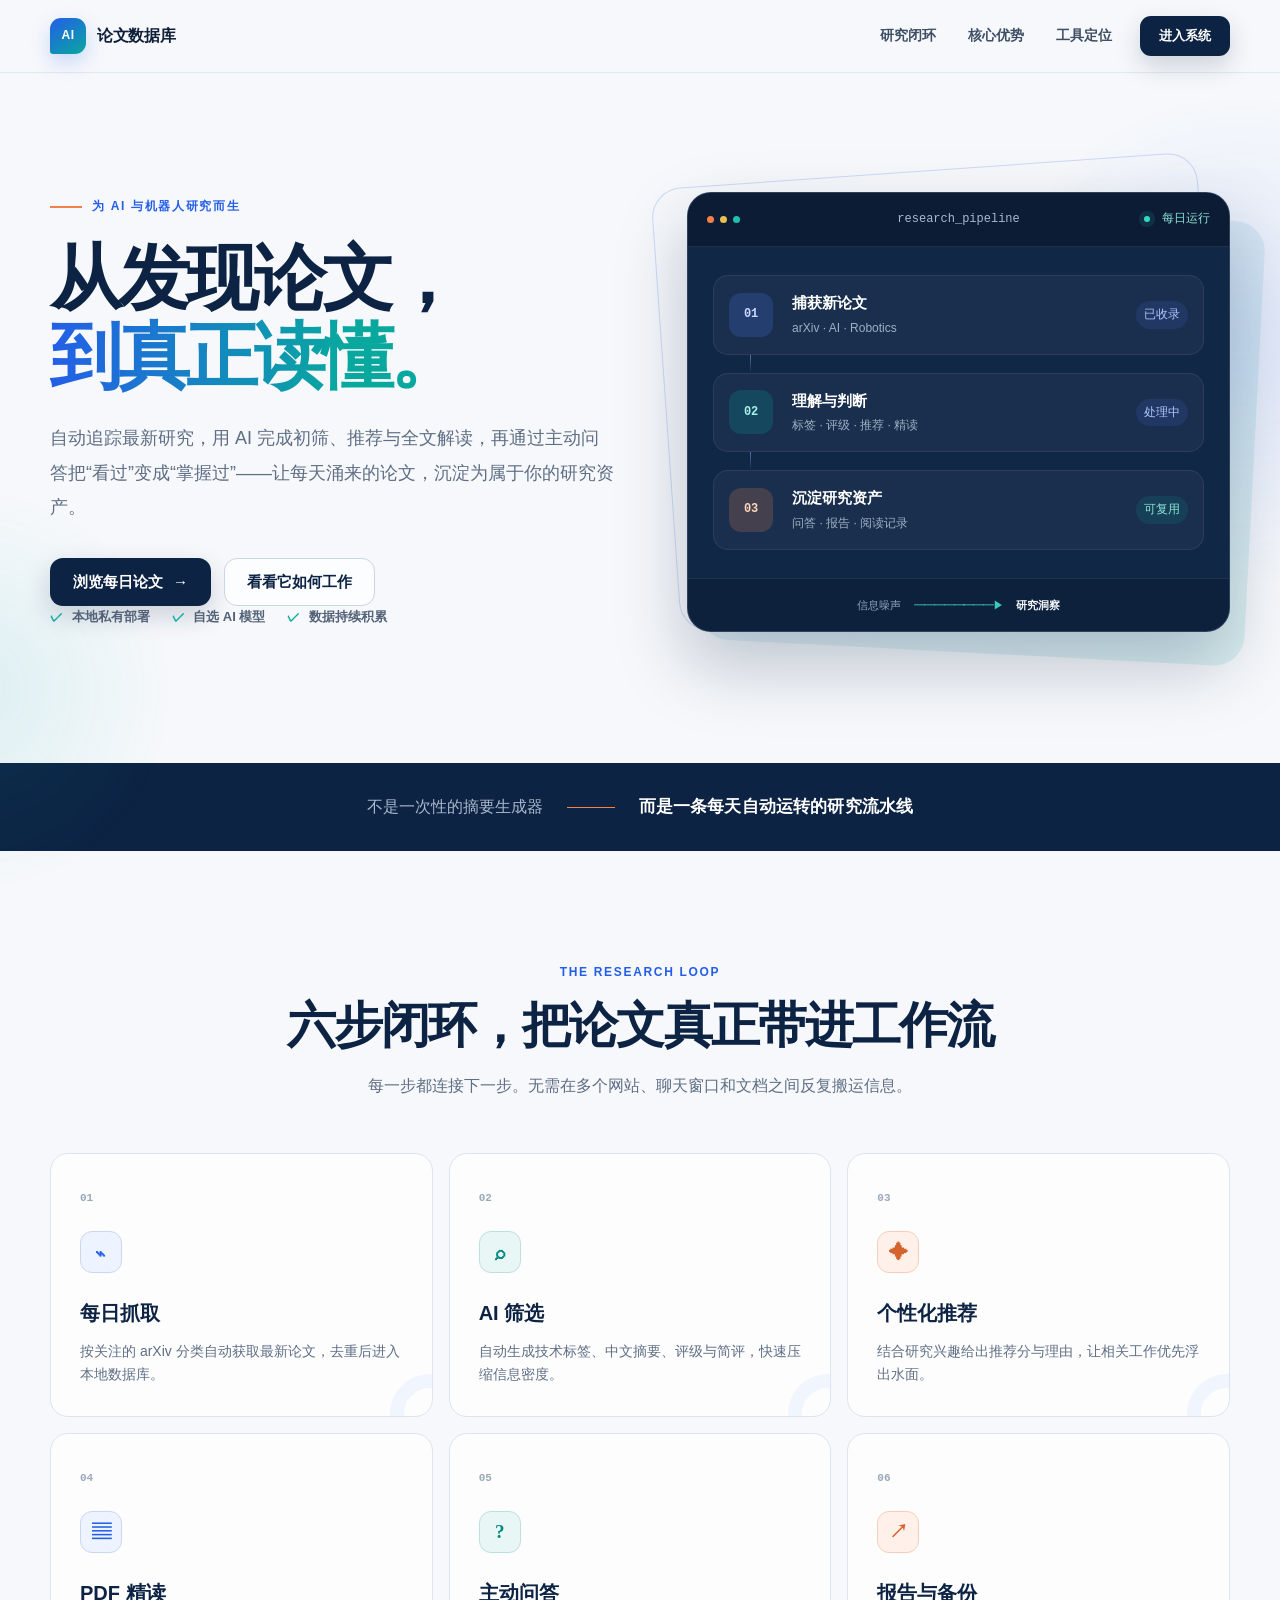
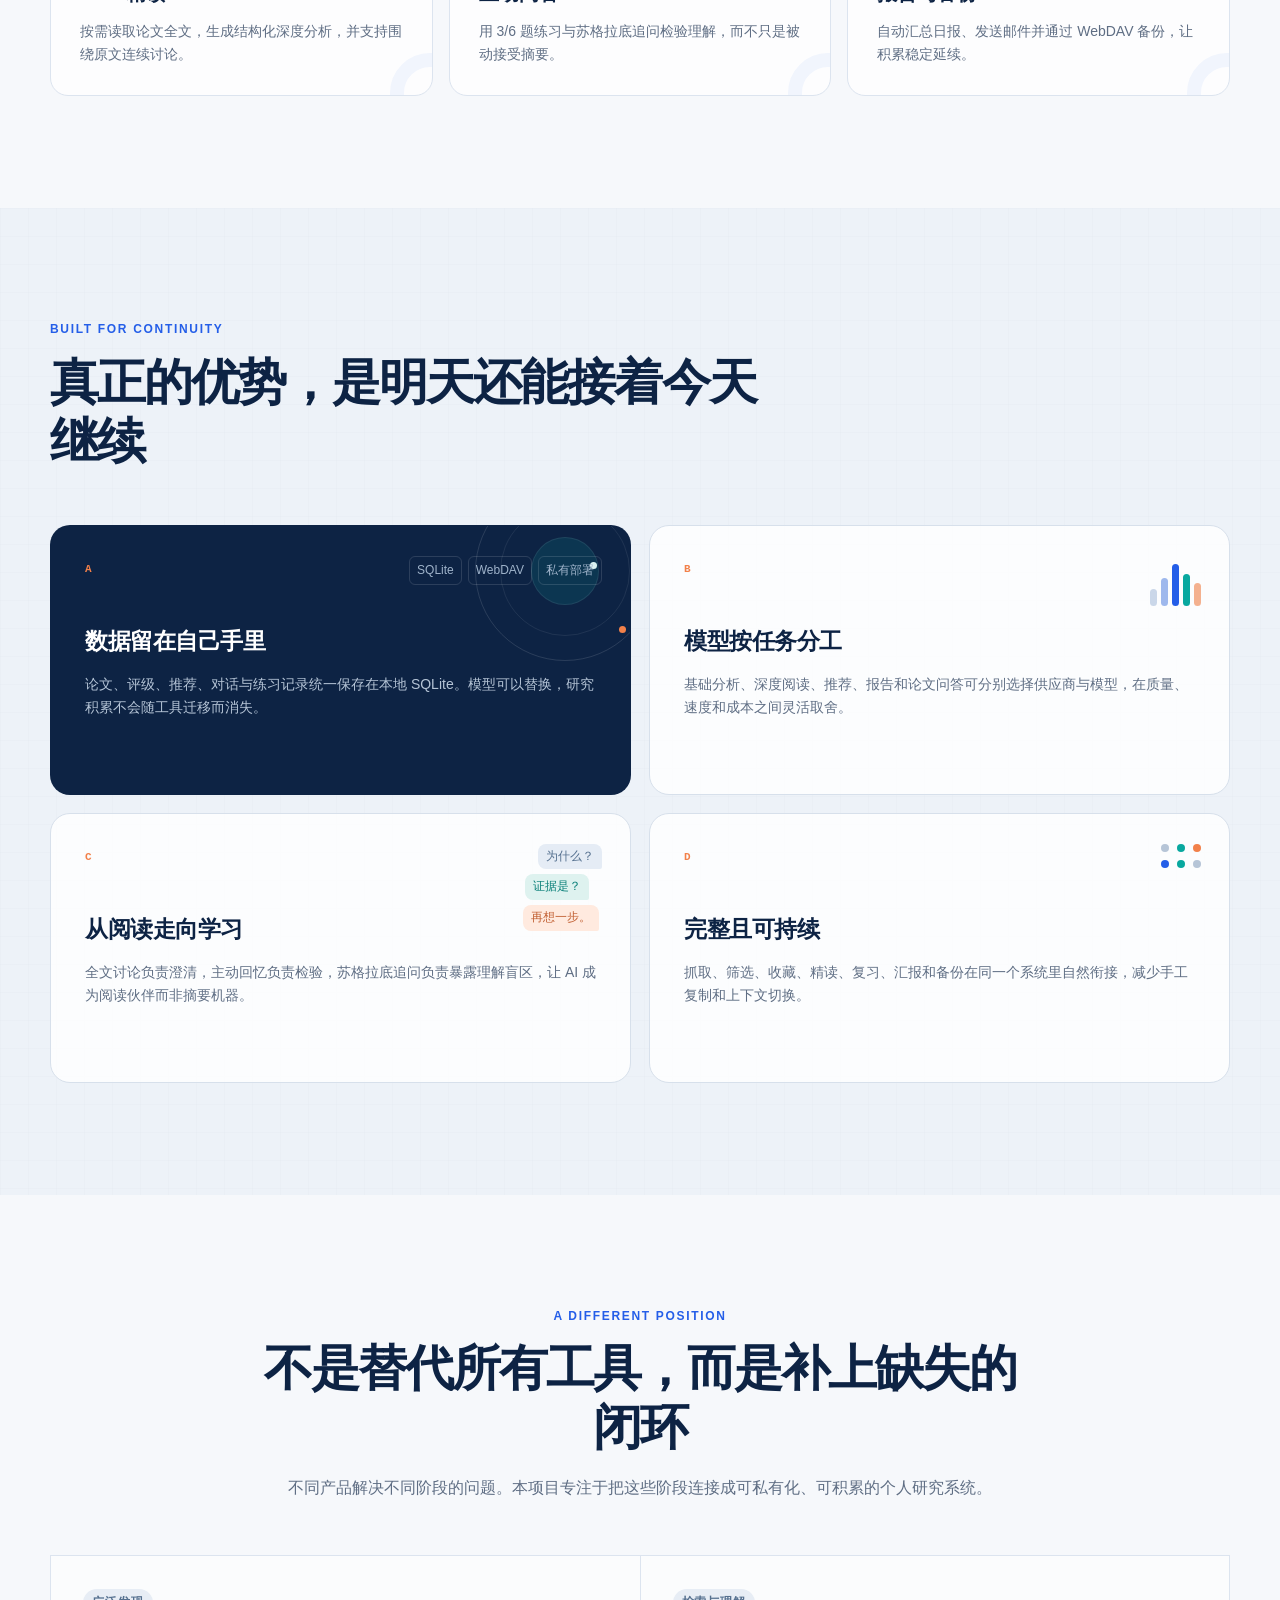
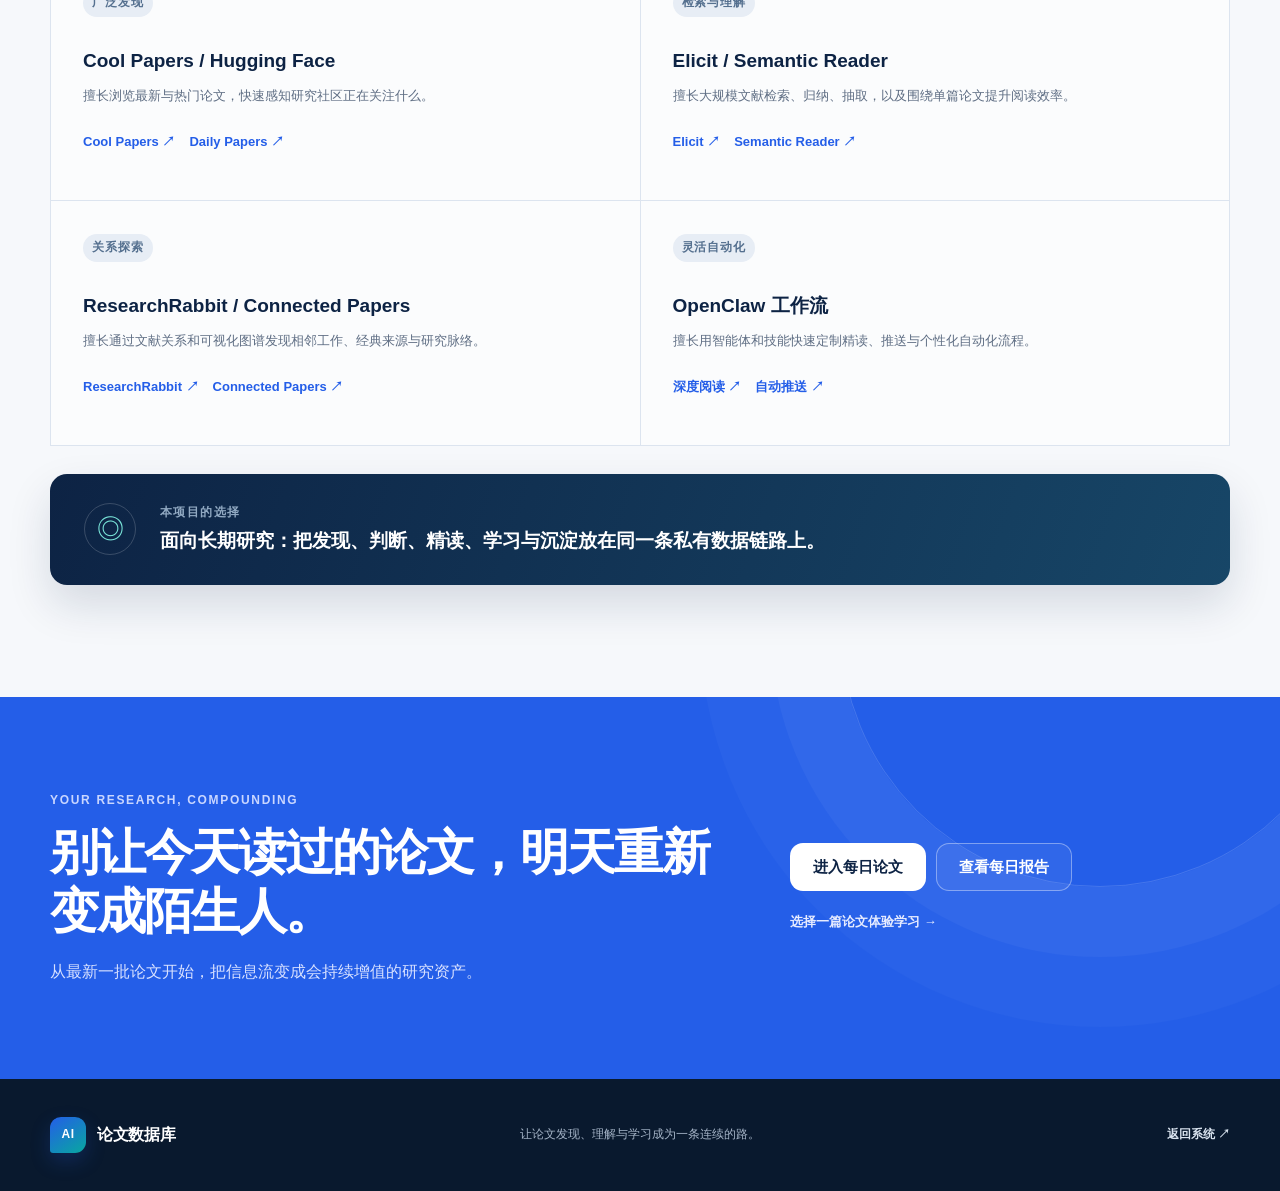
<file: templates/about.html>
<!DOCTYPE html>
<html lang="zh-CN">
<head>
    <meta charset="UTF-8">
    <meta name="viewport" content="width=device-width, initial-scale=1.0">
    <meta name="description" content="AI 论文数据库：从每日论文发现、AI 筛选到 PDF 精读与主动学习的私有研究工作流。">
    <title>项目介绍 - AI 论文数据库</title>
    <link rel="stylesheet" href="/static/promo.css">
</head>
<body class="promo-body">
    <a class="promo-skip-link" href="#promo-main">跳到主要内容</a>
    <div class="promo-ambient promo-ambient-one" aria-hidden="true"></div>
    <div class="promo-ambient promo-ambient-two" aria-hidden="true"></div>

    <header class="promo-topbar">
        <div class="promo-shell promo-topbar-inner">
            <a class="promo-brand" href="/" aria-label="返回 AI 论文数据库首页">
                <span class="promo-brand-mark" aria-hidden="true">AI</span>
                <span>论文数据库</span>
            </a>
            <nav class="promo-nav" aria-label="项目介绍导航">
                <a href="#workflow">研究闭环</a>
                <a href="#advantages">核心优势</a>
                <a href="#landscape">工具定位</a>
            </nav>
            <a class="promo-button promo-button-small promo-button-primary" href="/">进入系统</a>
        </div>
    </header>

    <main id="promo-main">
        <section class="promo-hero promo-shell">
            <div class="promo-hero-copy">
                <p class="promo-eyebrow"><span></span> 为 AI 与机器人研究而生</p>
                <h1>从发现论文，<br><span>到真正读懂。</span></h1>
                <p class="promo-hero-lead">
                    自动追踪最新研究，用 AI 完成初筛、推荐与全文解读，再通过主动问答把“看过”变成“掌握过”——让每天涌来的论文，沉淀为属于你的研究资产。
                </p>
                <div class="promo-actions">
                    <a class="promo-button promo-button-primary" href="/">浏览每日论文 <span aria-hidden="true">→</span></a>
                    <a class="promo-button promo-button-ghost" href="#workflow">看看它如何工作</a>
                </div>
                <ul class="promo-proof-list" aria-label="项目特点">
                    <li><span aria-hidden="true">✓</span> 本地私有部署</li>
                    <li><span aria-hidden="true">✓</span> 自选 AI 模型</li>
                    <li><span aria-hidden="true">✓</span> 数据持续积累</li>
                </ul>
            </div>

            <div class="promo-hero-visual" aria-label="论文从信息流转化为研究资产的流程示意图">
                <div class="promo-console">
                    <div class="promo-console-head">
                        <span class="promo-console-dots" aria-hidden="true"><i></i><i></i><i></i></span>
                        <span>research_pipeline</span>
                        <span class="promo-live"><i></i> 每日运行</span>
                    </div>
                    <div class="promo-console-body">
                        <div class="promo-signal-row">
                            <span class="promo-signal-icon">01</span>
                            <div><strong>捕获新论文</strong><small>arXiv · AI · Robotics</small></div>
                            <span class="promo-signal-state">已收录</span>
                        </div>
                        <div class="promo-flow-line" aria-hidden="true"></div>
                        <div class="promo-signal-row">
                            <span class="promo-signal-icon promo-signal-icon-teal">02</span>
                            <div><strong>理解与判断</strong><small>标签 · 评级 · 推荐 · 精读</small></div>
                            <span class="promo-signal-state">处理中</span>
                        </div>
                        <div class="promo-flow-line" aria-hidden="true"></div>
                        <div class="promo-signal-row">
                            <span class="promo-signal-icon promo-signal-icon-orange">03</span>
                            <div><strong>沉淀研究资产</strong><small>问答 · 报告 · 阅读记录</small></div>
                            <span class="promo-signal-state promo-signal-ready">可复用</span>
                        </div>
                    </div>
                    <div class="promo-console-foot">
                        <span>信息噪声</span>
                        <span class="promo-console-arrow" aria-hidden="true">━━━━━━━━▶</span>
                        <strong>研究洞察</strong>
                    </div>
                </div>
            </div>
        </section>

        <section class="promo-strip" aria-label="系统能力概览">
            <div class="promo-shell promo-strip-inner">
                <p>不是一次性的摘要生成器</p>
                <span aria-hidden="true"></span>
                <strong>而是一条每天自动运转的研究流水线</strong>
            </div>
        </section>

        <section class="promo-section promo-shell" id="workflow">
            <div class="promo-section-heading">
                <p class="promo-kicker">THE RESEARCH LOOP</p>
                <h2>六步闭环，把论文真正带进工作流</h2>
                <p>每一步都连接下一步。无需在多个网站、聊天窗口和文档之间反复搬运信息。</p>
            </div>
            <ol class="promo-workflow">
                <li class="promo-workflow-card">
                    <span class="promo-step-number">01</span>
                    <span class="promo-step-icon" aria-hidden="true">⌁</span>
                    <h3>每日抓取</h3>
                    <p>按关注的 arXiv 分类自动获取最新论文，去重后进入本地数据库。</p>
                </li>
                <li class="promo-workflow-card">
                    <span class="promo-step-number">02</span>
                    <span class="promo-step-icon" aria-hidden="true">⌕</span>
                    <h3>AI 筛选</h3>
                    <p>自动生成技术标签、中文摘要、评级与简评，快速压缩信息密度。</p>
                </li>
                <li class="promo-workflow-card">
                    <span class="promo-step-number">03</span>
                    <span class="promo-step-icon" aria-hidden="true">✦</span>
                    <h3>个性化推荐</h3>
                    <p>结合研究兴趣给出推荐分与理由，让相关工作优先浮出水面。</p>
                </li>
                <li class="promo-workflow-card">
                    <span class="promo-step-number">04</span>
                    <span class="promo-step-icon" aria-hidden="true">▤</span>
                    <h3>PDF 精读</h3>
                    <p>按需读取论文全文，生成结构化深度分析，并支持围绕原文连续讨论。</p>
                </li>
                <li class="promo-workflow-card">
                    <span class="promo-step-number">05</span>
                    <span class="promo-step-icon" aria-hidden="true">?</span>
                    <h3>主动问答</h3>
                    <p>用 3/6 题练习与苏格拉底追问检验理解，而不只是被动接受摘要。</p>
                </li>
                <li class="promo-workflow-card">
                    <span class="promo-step-number">06</span>
                    <span class="promo-step-icon" aria-hidden="true">↗</span>
                    <h3>报告与备份</h3>
                    <p>自动汇总日报、发送邮件并通过 WebDAV 备份，让积累稳定延续。</p>
                </li>
            </ol>
        </section>

        <section class="promo-section promo-section-tint" id="advantages">
            <div class="promo-shell">
                <div class="promo-section-heading promo-section-heading-left">
                    <p class="promo-kicker">BUILT FOR CONTINUITY</p>
                    <h2>真正的优势，是明天还能接着今天继续</h2>
                </div>
                <div class="promo-advantage-grid">
                    <article class="promo-advantage-card promo-advantage-featured">
                        <span class="promo-card-index">A</span>
                        <div class="promo-card-orbit" aria-hidden="true"><i></i><i></i><i></i></div>
                        <h3>数据留在自己手里</h3>
                        <p>论文、评级、推荐、对话与练习记录统一保存在本地 SQLite。模型可以替换，研究积累不会随工具迁移而消失。</p>
                        <div class="promo-mini-tags"><span>SQLite</span><span>WebDAV</span><span>私有部署</span></div>
                    </article>
                    <article class="promo-advantage-card">
                        <span class="promo-card-index">B</span>
                        <h3>模型按任务分工</h3>
                        <p>基础分析、深度阅读、推荐、报告和论文问答可分别选择供应商与模型，在质量、速度和成本之间灵活取舍。</p>
                        <div class="promo-meter" aria-hidden="true"><i></i><i></i><i></i><i></i><i></i></div>
                    </article>
                    <article class="promo-advantage-card">
                        <span class="promo-card-index">C</span>
                        <h3>从阅读走向学习</h3>
                        <p>全文讨论负责澄清，主动回忆负责检验，苏格拉底追问负责暴露理解盲区，让 AI 成为阅读伙伴而非摘要机器。</p>
                        <div class="promo-dialogue" aria-hidden="true"><span>为什么？</span><span>证据是？</span><span>再想一步。</span></div>
                    </article>
                    <article class="promo-advantage-card">
                        <span class="promo-card-index">D</span>
                        <h3>完整且可持续</h3>
                        <p>抓取、筛选、收藏、精读、复习、汇报和备份在同一个系统里自然衔接，减少手工复制和上下文切换。</p>
                        <div class="promo-loop-dots" aria-hidden="true"><i></i><i></i><i></i><i></i><i></i><i></i></div>
                    </article>
                </div>
            </div>
        </section>

        <section class="promo-section promo-shell" id="landscape">
            <div class="promo-section-heading">
                <p class="promo-kicker">A DIFFERENT POSITION</p>
                <h2>不是替代所有工具，而是补上缺失的闭环</h2>
                <p>不同产品解决不同阶段的问题。本项目专注于把这些阶段连接成可私有化、可积累的个人研究系统。</p>
            </div>
            <div class="promo-landscape-grid">
                <article class="promo-landscape-card">
                    <span class="promo-landscape-label">广泛发现</span>
                    <h3>Cool Papers / Hugging Face</h3>
                    <p>擅长浏览最新与热门论文，快速感知研究社区正在关注什么。</p>
                    <div class="promo-source-links">
                        <a href="https://github.com/bojone/papers.cool" target="_blank" rel="noopener noreferrer">Cool Papers ↗</a>
                        <a href="https://huggingface.co/papers" target="_blank" rel="noopener noreferrer">Daily Papers ↗</a>
                    </div>
                </article>
                <article class="promo-landscape-card">
                    <span class="promo-landscape-label">检索与理解</span>
                    <h3>Elicit / Semantic Reader</h3>
                    <p>擅长大规模文献检索、归纳、抽取，以及围绕单篇论文提升阅读效率。</p>
                    <div class="promo-source-links">
                        <a href="https://elicit.com/" target="_blank" rel="noopener noreferrer">Elicit ↗</a>
                        <a href="https://www.semanticscholar.org/product/semantic-reader" target="_blank" rel="noopener noreferrer">Semantic Reader ↗</a>
                    </div>
                </article>
                <article class="promo-landscape-card">
                    <span class="promo-landscape-label">关系探索</span>
                    <h3>ResearchRabbit / Connected Papers</h3>
                    <p>擅长通过文献关系和可视化图谱发现相邻工作、经典来源与研究脉络。</p>
                    <div class="promo-source-links">
                        <a href="https://www.researchrabbit.ai/features" target="_blank" rel="noopener noreferrer">ResearchRabbit ↗</a>
                        <a href="https://www.connectedpapers.com/about" target="_blank" rel="noopener noreferrer">Connected Papers ↗</a>
                    </div>
                </article>
                <article class="promo-landscape-card">
                    <span class="promo-landscape-label">灵活自动化</span>
                    <h3>OpenClaw 工作流</h3>
                    <p>擅长用智能体和技能快速定制精读、推送与个性化自动化流程。</p>
                    <div class="promo-source-links">
                        <a href="https://github.com/flashfoxer/openclaw-paper-reading" target="_blank" rel="noopener noreferrer">深度阅读 ↗</a>
                        <a href="https://github.com/henry-y/openclaw-paper-tools" target="_blank" rel="noopener noreferrer">自动推送 ↗</a>
                    </div>
                </article>
            </div>
            <div class="promo-positioning">
                <div class="promo-positioning-mark" aria-hidden="true">◎</div>
                <div>
                    <p>本项目的选择</p>
                    <h3>面向长期研究：把发现、判断、精读、学习与沉淀放在同一条私有数据链路上。</h3>
                </div>
            </div>
        </section>

        <section class="promo-final-cta">
            <div class="promo-shell promo-final-cta-inner">
                <div>
                    <p class="promo-kicker">YOUR RESEARCH, COMPOUNDING</p>
                    <h2>别让今天读过的论文，明天重新变成陌生人。</h2>
                    <p>从最新一批论文开始，把信息流变成会持续增值的研究资产。</p>
                </div>
                <div class="promo-final-actions">
                    <a class="promo-button promo-button-light" href="/">进入每日论文</a>
                    <a class="promo-button promo-button-outline-light" href="/reports">查看每日报告</a>
                    <a class="promo-text-link" href="/browse">选择一篇论文体验学习 <span aria-hidden="true">→</span></a>
                </div>
            </div>
        </section>
    </main>

    <footer class="promo-footer">
        <div class="promo-shell promo-footer-inner">
            <a class="promo-brand" href="/">
                <span class="promo-brand-mark" aria-hidden="true">AI</span>
                <span>论文数据库</span>
            </a>
            <p>让论文发现、理解与学习成为一条连续的路。</p>
            <a href="/">返回系统 <span aria-hidden="true">↗</span></a>
        </div>
    </footer>
</body>
</html>
</file>
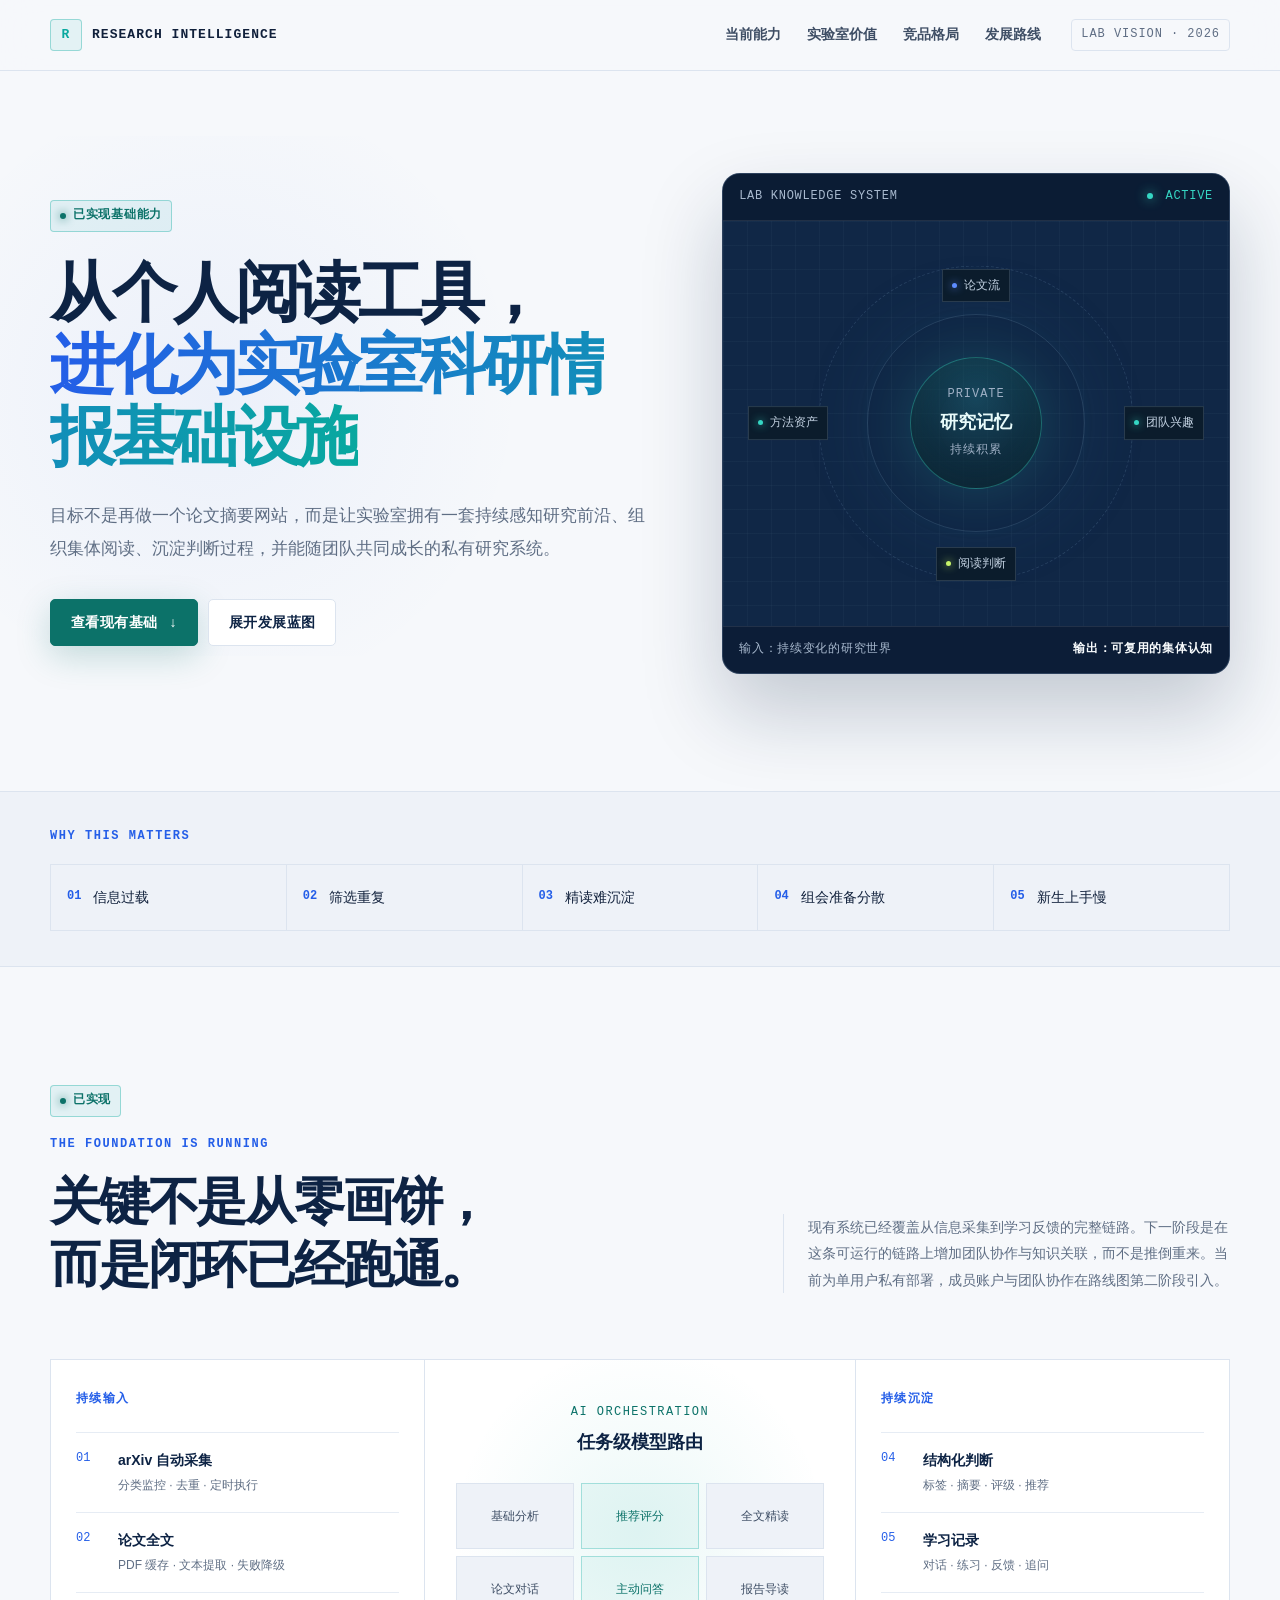
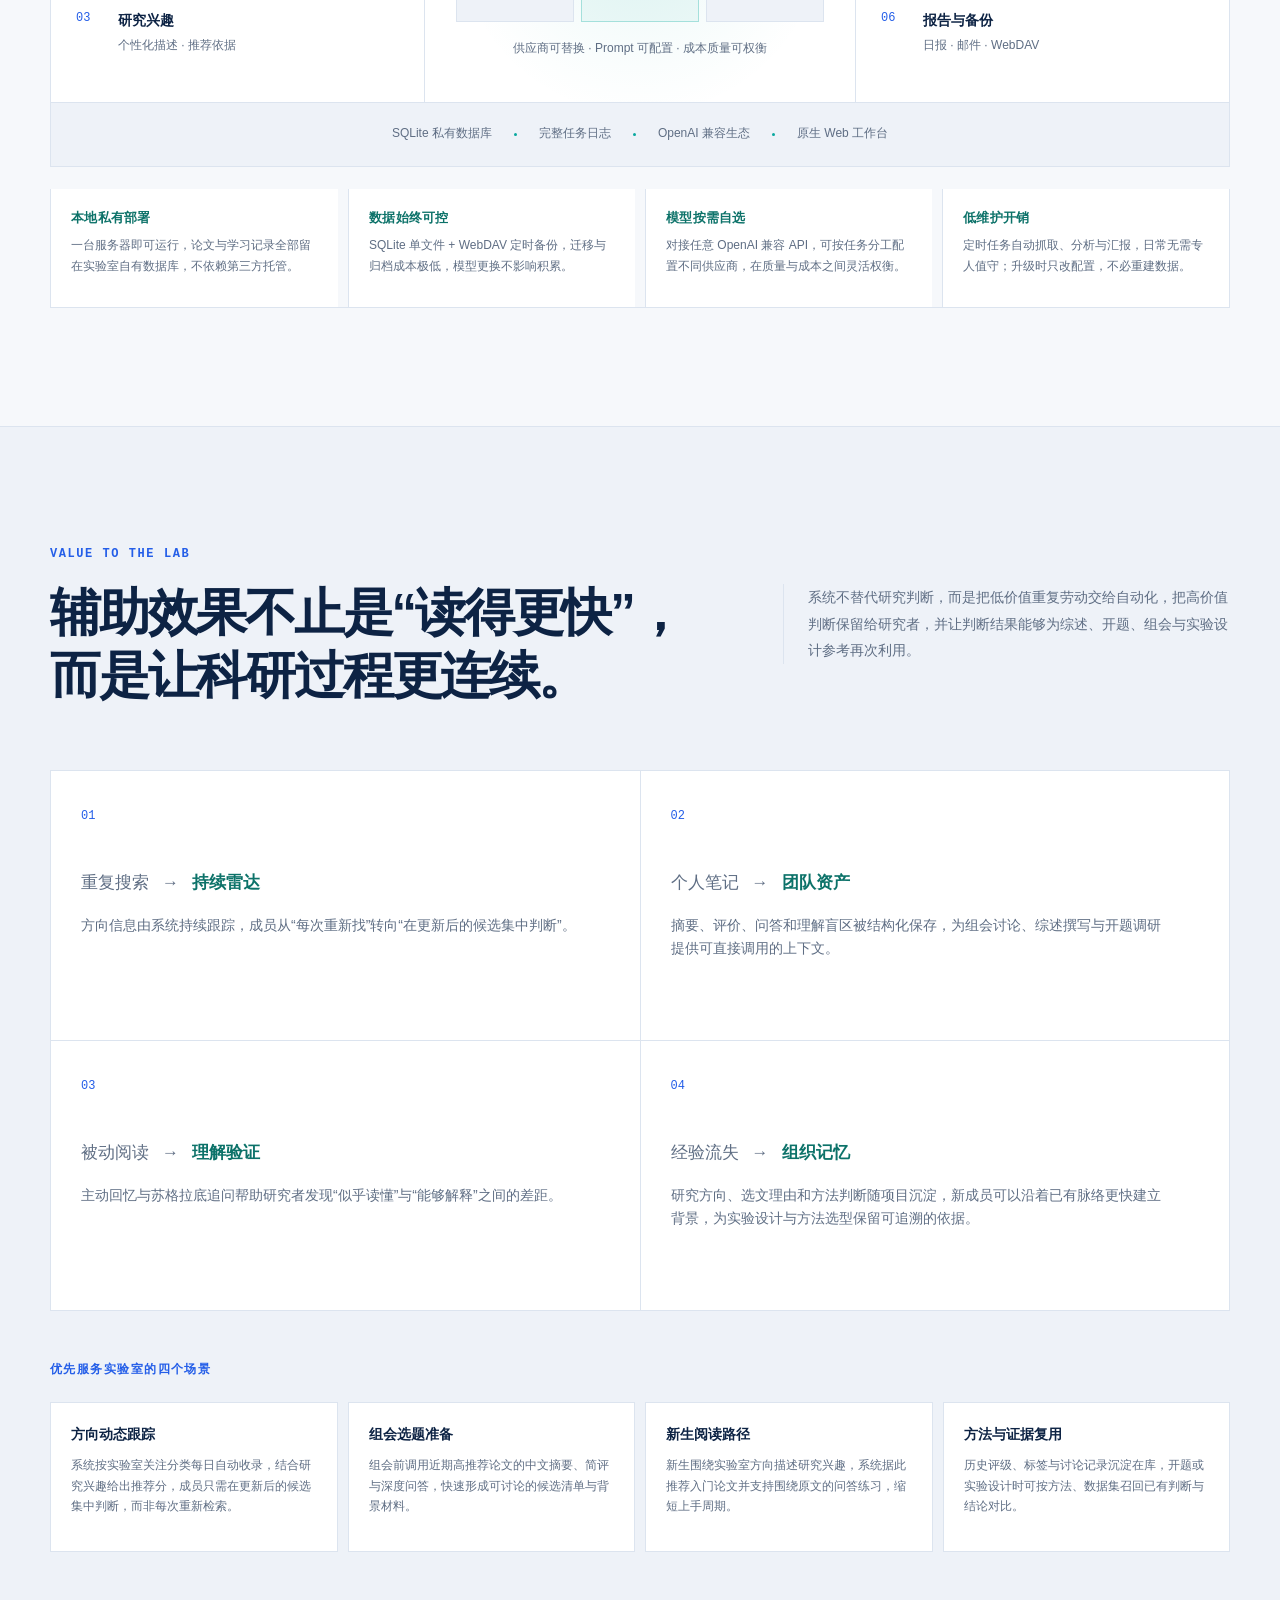
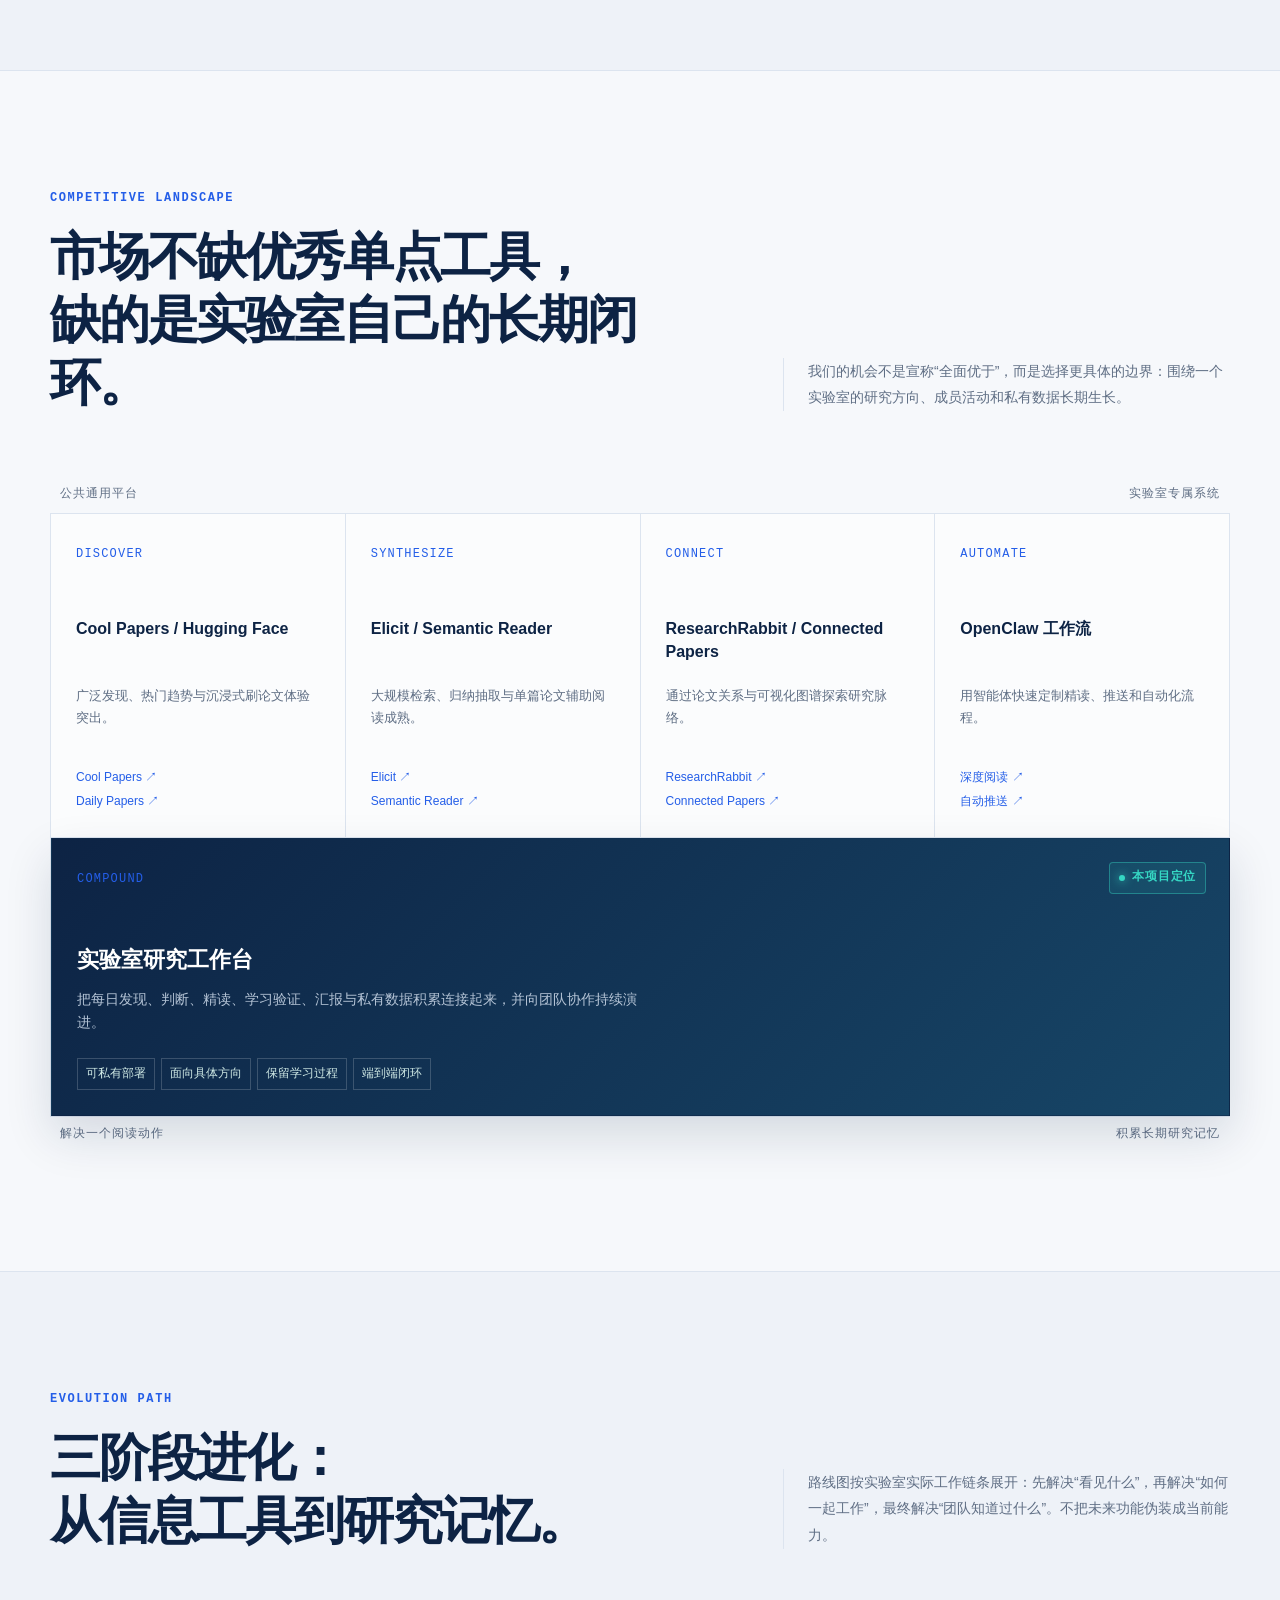
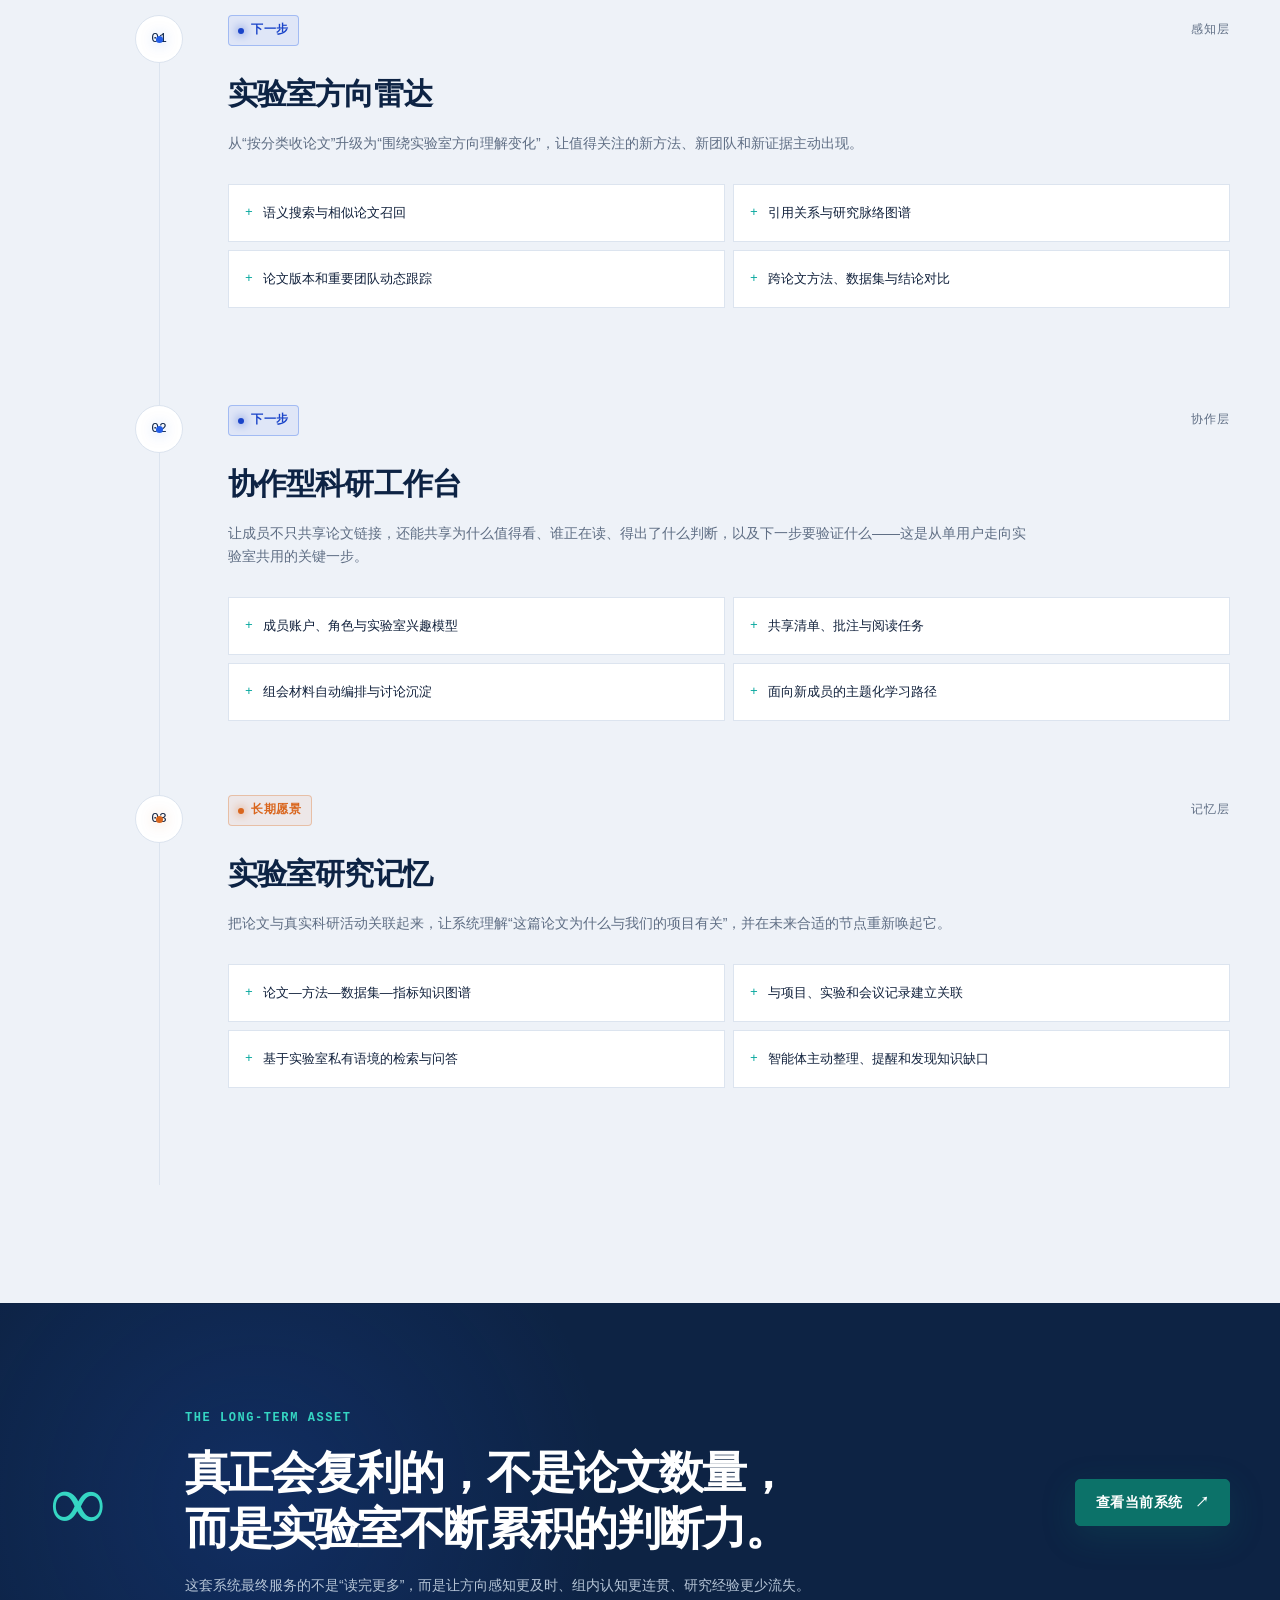
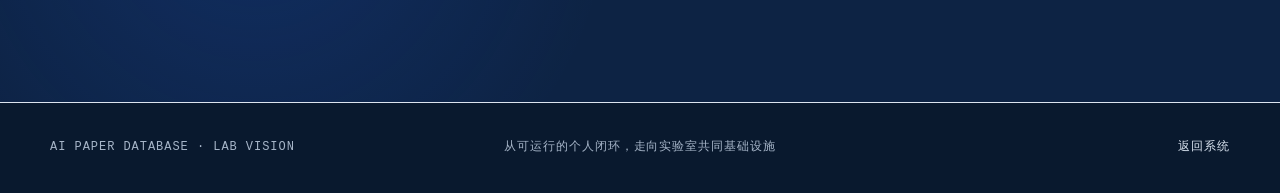
<file: templates/vision.html>
<!DOCTYPE html>
<html lang="zh-CN">
<head>
    <meta charset="UTF-8">
    <meta name="viewport" content="width=device-width, initial-scale=1.0">
    <meta name="description" content="AI 论文数据库实验室愿景：从个人阅读工具进化为可持续积累的科研情报基础设施。">
    <title>实验室科研情报基础设施 - 项目愿景</title>
    <link rel="stylesheet" href="/static/promo.css">
</head>
<body class="promo-body promo-vision">
    <a class="promo-skip-link" href="#vision-main">跳到主要内容</a>

    <header class="promo-vision-topbar">
        <div class="promo-shell promo-vision-topbar-inner">
            <a class="promo-vision-brand" href="/" aria-label="返回 AI 论文数据库首页">
                <span class="promo-vision-brand-mark" aria-hidden="true">R</span>
                <span>RESEARCH INTELLIGENCE</span>
            </a>
            <nav class="promo-vision-nav" aria-label="项目愿景导航">
                <a href="#current">当前能力</a>
                <a href="#impact">实验室价值</a>
                <a href="#competition">竞品格局</a>
                <a href="#roadmap">发展路线</a>
            </nav>
            <span class="promo-vision-edition">LAB VISION · 2026</span>
        </div>
    </header>

    <main id="vision-main">
        <section class="promo-vision-hero promo-shell">
            <div class="promo-vision-hero-copy">
                <div class="promo-status promo-status-current"><i></i> 已实现基础能力</div>
                <h1>从个人阅读工具，<br><span>进化为实验室科研情报基础设施</span></h1>
                <p>
                    目标不是再做一个论文摘要网站，而是让实验室拥有一套持续感知研究前沿、组织集体阅读、沉淀判断过程，并能随团队共同成长的私有研究系统。
                </p>
                <div class="promo-vision-hero-actions">
                    <a class="promo-vision-button promo-vision-button-primary" href="#current">查看现有基础 <span aria-hidden="true">↓</span></a>
                    <a class="promo-vision-button" href="#roadmap">展开发展蓝图</a>
                </div>
            </div>

            <div class="promo-vision-diagram" aria-label="从论文信息流到实验室研究记忆的转化示意图">
                <div class="promo-vision-diagram-head">
                    <span>LAB KNOWLEDGE SYSTEM</span>
                    <span class="promo-vision-online"><i></i> ACTIVE</span>
                </div>
                <div class="promo-vision-diagram-core">
                    <div class="promo-vision-ring promo-vision-ring-outer" aria-hidden="true"></div>
                    <div class="promo-vision-ring promo-vision-ring-inner" aria-hidden="true"></div>
                    <div class="promo-vision-core">
                        <small>PRIVATE</small>
                        <strong>研究记忆</strong>
                        <span>持续积累</span>
                    </div>
                    <div class="promo-vision-node promo-vision-node-one"><i></i><span>论文流</span></div>
                    <div class="promo-vision-node promo-vision-node-two"><i></i><span>团队兴趣</span></div>
                    <div class="promo-vision-node promo-vision-node-three"><i></i><span>阅读判断</span></div>
                    <div class="promo-vision-node promo-vision-node-four"><i></i><span>方法资产</span></div>
                </div>
                <div class="promo-vision-diagram-foot">
                    <span>输入：持续变化的研究世界</span>
                    <strong>输出：可复用的集体认知</strong>
                </div>
            </div>
        </section>

        <section class="promo-friction">
            <div class="promo-shell">
                <p class="promo-vision-overline">WHY THIS MATTERS</p>
                <div class="promo-friction-row" aria-label="实验室常见科研信息问题">
                    <span><b>01</b> 信息过载</span>
                    <span><b>02</b> 筛选重复</span>
                    <span><b>03</b> 精读难沉淀</span>
                    <span><b>04</b> 组会准备分散</span>
                    <span><b>05</b> 新生上手慢</span>
                </div>
            </div>
        </section>

        <section class="promo-vision-section promo-shell" id="current">
            <div class="promo-vision-heading">
                <div>
                    <div class="promo-status promo-status-current"><i></i> 已实现</div>
                    <p class="promo-vision-overline">THE FOUNDATION IS RUNNING</p>
                    <h2>关键不是从零画饼，<br>而是闭环已经跑通。</h2>
                </div>
                <p>现有系统已经覆盖从信息采集到学习反馈的完整链路。下一阶段是在这条可运行的链路上增加团队协作与知识关联，而不是推倒重来。当前为单用户私有部署，成员账户与团队协作在路线图第二阶段引入。</p>
            </div>

            <div class="promo-capability-map" aria-label="当前系统能力地图">
                <div class="promo-capability-column">
                    <p class="promo-capability-label">持续输入</p>
                    <div class="promo-capability-item"><span>01</span><div><strong>arXiv 自动采集</strong><small>分类监控 · 去重 · 定时执行</small></div></div>
                    <div class="promo-capability-item"><span>02</span><div><strong>论文全文</strong><small>PDF 缓存 · 文本提取 · 失败降级</small></div></div>
                    <div class="promo-capability-item"><span>03</span><div><strong>研究兴趣</strong><small>个性化描述 · 推荐依据</small></div></div>
                </div>
                <div class="promo-capability-engine">
                    <div class="promo-engine-title"><small>AI ORCHESTRATION</small><strong>任务级模型路由</strong></div>
                    <div class="promo-engine-grid">
                        <span>基础分析</span><span>推荐评分</span><span>全文精读</span>
                        <span>论文对话</span><span>主动问答</span><span>报告导读</span>
                    </div>
                    <div class="promo-engine-note">供应商可替换 · Prompt 可配置 · 成本质量可权衡</div>
                </div>
                <div class="promo-capability-column">
                    <p class="promo-capability-label">持续沉淀</p>
                    <div class="promo-capability-item"><span>04</span><div><strong>结构化判断</strong><small>标签 · 摘要 · 评级 · 推荐</small></div></div>
                    <div class="promo-capability-item"><span>05</span><div><strong>学习记录</strong><small>对话 · 练习 · 反馈 · 追问</small></div></div>
                    <div class="promo-capability-item"><span>06</span><div><strong>报告与备份</strong><small>日报 · 邮件 · WebDAV</small></div></div>
                </div>
            </div>

            <div class="promo-current-foundation">
                <span>SQLite 私有数据库</span>
                <i aria-hidden="true"></i>
                <span>完整任务日志</span>
                <i aria-hidden="true"></i>
                <span>OpenAI 兼容生态</span>
                <i aria-hidden="true"></i>
                <span>原生 Web 工作台</span>
            </div>

            <div class="promo-deploy-row" aria-label="部署与落地成本">
                <div class="promo-deploy-item">
                    <strong>本地私有部署</strong>
                    <small>一台服务器即可运行，论文与学习记录全部留在实验室自有数据库，不依赖第三方托管。</small>
                </div>
                <div class="promo-deploy-item">
                    <strong>数据始终可控</strong>
                    <small>SQLite 单文件 + WebDAV 定时备份，迁移与归档成本极低，模型更换不影响积累。</small>
                </div>
                <div class="promo-deploy-item">
                    <strong>模型按需自选</strong>
                    <small>对接任意 OpenAI 兼容 API，可按任务分工配置不同供应商，在质量与成本之间灵活权衡。</small>
                </div>
                <div class="promo-deploy-item">
                    <strong>低维护开销</strong>
                    <small>定时任务自动抓取、分析与汇报，日常无需专人值守；升级时只改配置，不必重建数据。</small>
                </div>
            </div>
        </section>

        <section class="promo-vision-section promo-vision-section-panel" id="impact">
            <div class="promo-shell">
                <div class="promo-vision-heading promo-vision-heading-centered">
                    <div>
                        <p class="promo-vision-overline">VALUE TO THE LAB</p>
                        <h2>辅助效果不止是“读得更快”，<br>而是让科研过程更连续。</h2>
                    </div>
                    <p>系统不替代研究判断，而是把低价值重复劳动交给自动化，把高价值判断保留给研究者，并让判断结果能够为综述、开题、组会与实验设计参考再次利用。</p>
                </div>

                <div class="promo-impact-grid">
                    <article class="promo-impact-card">
                        <span class="promo-impact-index">01</span>
                        <div class="promo-impact-transition"><span>重复搜索</span><i>→</i><strong>持续雷达</strong></div>
                        <p>方向信息由系统持续跟踪，成员从“每次重新找”转向“在更新后的候选集中判断”。</p>
                    </article>
                    <article class="promo-impact-card">
                        <span class="promo-impact-index">02</span>
                        <div class="promo-impact-transition"><span>个人笔记</span><i>→</i><strong>团队资产</strong></div>
                        <p>摘要、评价、问答和理解盲区被结构化保存，为组会讨论、综述撰写与开题调研提供可直接调用的上下文。</p>
                    </article>
                    <article class="promo-impact-card">
                        <span class="promo-impact-index">03</span>
                        <div class="promo-impact-transition"><span>被动阅读</span><i>→</i><strong>理解验证</strong></div>
                        <p>主动回忆与苏格拉底追问帮助研究者发现“似乎读懂”与“能够解释”之间的差距。</p>
                    </article>
                    <article class="promo-impact-card">
                        <span class="promo-impact-index">04</span>
                        <div class="promo-impact-transition"><span>经验流失</span><i>→</i><strong>组织记忆</strong></div>
                        <p>研究方向、选文理由和方法判断随项目沉淀，新成员可以沿着已有脉络更快建立背景，为实验设计与方法选型保留可追溯的依据。</p>
                    </article>
                </div>

                <div class="promo-use-cases">
                    <p class="promo-capability-label">优先服务实验室的四个场景</p>
                    <div class="promo-use-case-row">
                        <article>
                            <strong>方向动态跟踪</strong>
                            <small>系统按实验室关注分类每日自动收录，结合研究兴趣给出推荐分，成员只需在更新后的候选集中判断，而非每次重新检索。</small>
                        </article>
                        <article>
                            <strong>组会选题准备</strong>
                            <small>组会前调用近期高推荐论文的中文摘要、简评与深度问答，快速形成可讨论的候选清单与背景材料。</small>
                        </article>
                        <article>
                            <strong>新生阅读路径</strong>
                            <small>新生围绕实验室方向描述研究兴趣，系统据此推荐入门论文并支持围绕原文的问答练习，缩短上手周期。</small>
                        </article>
                        <article>
                            <strong>方法与证据复用</strong>
                            <small>历史评级、标签与讨论记录沉淀在库，开题或实验设计时可按方法、数据集召回已有判断与结论对比。</small>
                        </article>
                    </div>
                </div>
            </div>
        </section>

        <section class="promo-vision-section promo-shell" id="competition">
            <div class="promo-vision-heading">
                <div>
                    <p class="promo-vision-overline">COMPETITIVE LANDSCAPE</p>
                    <h2>市场不缺优秀单点工具，<br>缺的是实验室自己的长期闭环。</h2>
                </div>
                <p>我们的机会不是宣称“全面优于”，而是选择更具体的边界：围绕一个实验室的研究方向、成员活动和私有数据长期生长。</p>
            </div>

            <div class="promo-competition-board">
                <div class="promo-competition-axis promo-competition-axis-top"><span>公共通用平台</span><span>实验室专属系统</span></div>
                <div class="promo-competition-grid">
                    <article class="promo-competitor-card">
                        <span class="promo-competitor-code">DISCOVER</span>
                        <h3>Cool Papers / Hugging Face</h3>
                        <p>广泛发现、热门趋势与沉浸式刷论文体验突出。</p>
                        <div><a href="https://github.com/bojone/papers.cool" target="_blank" rel="noopener noreferrer">Cool Papers ↗</a><a href="https://huggingface.co/papers" target="_blank" rel="noopener noreferrer">Daily Papers ↗</a></div>
                    </article>
                    <article class="promo-competitor-card">
                        <span class="promo-competitor-code">SYNTHESIZE</span>
                        <h3>Elicit / Semantic Reader</h3>
                        <p>大规模检索、归纳抽取与单篇论文辅助阅读成熟。</p>
                        <div><a href="https://elicit.com/" target="_blank" rel="noopener noreferrer">Elicit ↗</a><a href="https://www.semanticscholar.org/product/semantic-reader" target="_blank" rel="noopener noreferrer">Semantic Reader ↗</a></div>
                    </article>
                    <article class="promo-competitor-card">
                        <span class="promo-competitor-code">CONNECT</span>
                        <h3>ResearchRabbit / Connected Papers</h3>
                        <p>通过论文关系与可视化图谱探索研究脉络。</p>
                        <div><a href="https://www.researchrabbit.ai/features" target="_blank" rel="noopener noreferrer">ResearchRabbit ↗</a><a href="https://www.connectedpapers.com/about" target="_blank" rel="noopener noreferrer">Connected Papers ↗</a></div>
                    </article>
                    <article class="promo-competitor-card">
                        <span class="promo-competitor-code">AUTOMATE</span>
                        <h3>OpenClaw 工作流</h3>
                        <p>用智能体快速定制精读、推送和自动化流程。</p>
                        <div><a href="https://github.com/flashfoxer/openclaw-paper-reading" target="_blank" rel="noopener noreferrer">深度阅读 ↗</a><a href="https://github.com/henry-y/openclaw-paper-tools" target="_blank" rel="noopener noreferrer">自动推送 ↗</a></div>
                    </article>
                    <article class="promo-competitor-card promo-competitor-us">
                        <span class="promo-competitor-code">COMPOUND</span>
                        <div class="promo-status promo-status-current"><i></i> 本项目定位</div>
                        <h3>实验室研究工作台</h3>
                        <p>把每日发现、判断、精读、学习验证、汇报与私有数据积累连接起来，并向团队协作持续演进。</p>
                        <ul><li>可私有部署</li><li>面向具体方向</li><li>保留学习过程</li><li>端到端闭环</li></ul>
                    </article>
                </div>
                <div class="promo-competition-axis promo-competition-axis-bottom"><span>解决一个阅读动作</span><span>积累长期研究记忆</span></div>
            </div>
        </section>

        <section class="promo-vision-section promo-roadmap-section" id="roadmap">
            <div class="promo-shell">
                <div class="promo-vision-heading">
                    <div>
                        <p class="promo-vision-overline">EVOLUTION PATH</p>
                        <h2>三阶段进化：<br>从信息工具到研究记忆。</h2>
                    </div>
                    <p>路线图按实验室实际工作链条展开：先解决“看见什么”，再解决“如何一起工作”，最终解决“团队知道过什么”。不把未来功能伪装成当前能力。</p>
                </div>

                <ol class="promo-roadmap">
                    <li class="promo-roadmap-phase">
                        <div class="promo-roadmap-marker"><span>01</span><i></i></div>
                        <div class="promo-roadmap-content">
                            <div class="promo-roadmap-meta"><div class="promo-status promo-status-next"><i></i> 下一步</div><span>感知层</span></div>
                            <h3>实验室方向雷达</h3>
                            <p>从“按分类收论文”升级为“围绕实验室方向理解变化”，让值得关注的新方法、新团队和新证据主动出现。</p>
                            <ul>
                                <li>语义搜索与相似论文召回</li>
                                <li>引用关系与研究脉络图谱</li>
                                <li>论文版本和重要团队动态跟踪</li>
                                <li>跨论文方法、数据集与结论对比</li>
                            </ul>
                        </div>
                    </li>
                    <li class="promo-roadmap-phase">
                        <div class="promo-roadmap-marker"><span>02</span><i></i></div>
                        <div class="promo-roadmap-content">
                            <div class="promo-roadmap-meta"><div class="promo-status promo-status-next"><i></i> 下一步</div><span>协作层</span></div>
                            <h3>协作型科研工作台</h3>
                            <p>让成员不只共享论文链接，还能共享为什么值得看、谁正在读、得出了什么判断，以及下一步要验证什么——这是从单用户走向实验室共用的关键一步。</p>
                            <ul>
                                <li>成员账户、角色与实验室兴趣模型</li>
                                <li>共享清单、批注与阅读任务</li>
                                <li>组会材料自动编排与讨论沉淀</li>
                                <li>面向新成员的主题化学习路径</li>
                            </ul>
                        </div>
                    </li>
                    <li class="promo-roadmap-phase">
                        <div class="promo-roadmap-marker"><span>03</span><i></i></div>
                        <div class="promo-roadmap-content">
                            <div class="promo-roadmap-meta"><div class="promo-status promo-status-vision"><i></i> 长期愿景</div><span>记忆层</span></div>
                            <h3>实验室研究记忆</h3>
                            <p>把论文与真实科研活动关联起来，让系统理解“这篇论文为什么与我们的项目有关”，并在未来合适的节点重新唤起它。</p>
                            <ul>
                                <li>论文—方法—数据集—指标知识图谱</li>
                                <li>与项目、实验和会议记录建立关联</li>
                                <li>基于实验室私有语境的检索与问答</li>
                                <li>智能体主动整理、提醒和发现知识缺口</li>
                            </ul>
                        </div>
                    </li>
                </ol>
            </div>
        </section>

        <section class="promo-vision-close">
            <div class="promo-shell promo-vision-close-inner">
                <div class="promo-vision-close-index" aria-hidden="true">∞</div>
                <div>
                    <p class="promo-vision-overline">THE LONG-TERM ASSET</p>
                    <h2>真正会复利的，不是论文数量，<br>而是实验室不断累积的判断力。</h2>
                    <p>这套系统最终服务的不是“读完更多”，而是让方向感知更及时、组内认知更连贯、研究经验更少流失。</p>
                </div>
                <a class="promo-vision-button promo-vision-button-primary" href="/">查看当前系统 <span aria-hidden="true">↗</span></a>
            </div>
        </section>
    </main>

    <footer class="promo-vision-footer">
        <div class="promo-shell">
            <span>AI PAPER DATABASE · LAB VISION</span>
            <span>从可运行的个人闭环，走向实验室共同基础设施</span>
            <a href="/">返回系统</a>
        </div>
    </footer>
</body>
</html>
</file>
<file: static/promo.css>
.promo-body {
    --promo-navy: #0d2344;
    --promo-blue: #245ee8;
    --promo-teal: #08a89f;
    --promo-orange: #f2814a;
    --promo-ink: #10203b;
    --promo-muted: #5f6e84;
    --promo-line: #dce4ef;
    --promo-paper: #f6f8fb;
    --promo-white: #ffffff;
    margin: 0;
    color: var(--promo-ink);
    background: var(--promo-paper);
    font-family: Inter, ui-sans-serif, -apple-system, BlinkMacSystemFont, "Segoe UI", "PingFang SC", "Microsoft YaHei", sans-serif;
    line-height: 1.65;
    -webkit-font-smoothing: antialiased;
    overflow-x: hidden;
    scroll-behavior: smooth;
}

.promo-body *,
.promo-body *::before,
.promo-body *::after {
    box-sizing: border-box;
}

.promo-body h1,
.promo-body h2,
.promo-body h3,
.promo-body p,
.promo-body ol,
.promo-body ul {
    margin-top: 0;
}

.promo-body a:where(:not(.promo-button):not(.promo-vision-button):not(.promo-text-link)) {
    color: inherit;
}

.promo-shell {
    width: min(1180px, calc(100% - 48px));
    margin-inline: auto;
}

.promo-skip-link {
    position: fixed;
    z-index: 100;
    top: 10px;
    left: 10px;
    padding: 10px 16px;
    border-radius: 10px;
    color: #fff;
    background: var(--promo-navy);
    transform: translateY(-160%);
    transition: transform 0.2s ease;
}

.promo-skip-link:focus {
    transform: translateY(0);
}

.promo-body a:focus-visible,
.promo-body button:focus-visible {
    outline: 3px solid rgba(36, 94, 232, 0.42);
    outline-offset: 3px;
}

.promo-ambient {
    position: absolute;
    z-index: 0;
    border-radius: 999px;
    pointer-events: none;
    filter: blur(4px);
}

.promo-ambient-one {
    width: 520px;
    height: 520px;
    top: 80px;
    right: -220px;
    background: radial-gradient(circle, rgba(36, 94, 232, 0.11), transparent 67%);
}

.promo-ambient-two {
    width: 420px;
    height: 420px;
    top: 480px;
    left: -240px;
    background: radial-gradient(circle, rgba(8, 168, 159, 0.10), transparent 68%);
}

.promo-topbar {
    position: sticky;
    z-index: 20;
    top: 0;
    border-bottom: 1px solid rgba(220, 228, 239, 0.82);
    background: rgba(246, 248, 251, 0.88);
    backdrop-filter: blur(16px);
}

.promo-topbar-inner {
    min-height: 72px;
    display: flex;
    align-items: center;
    justify-content: space-between;
    gap: 28px;
}

.promo-brand {
    display: inline-flex;
    align-items: center;
    gap: 11px;
    color: var(--promo-navy);
    text-decoration: none;
    font-size: 16px;
    font-weight: 800;
    letter-spacing: -0.02em;
}

.promo-brand-mark {
    display: grid;
    width: 36px;
    height: 36px;
    place-items: center;
    border-radius: 11px 11px 11px 3px;
    color: #fff;
    background: linear-gradient(145deg, var(--promo-blue), var(--promo-teal));
    box-shadow: 0 8px 20px rgba(36, 94, 232, 0.22);
    font-size: 12px;
    letter-spacing: 0.04em;
}

.promo-nav {
    display: flex;
    align-items: center;
    gap: 32px;
    margin-left: auto;
}

.promo-nav a {
    color: #3e4e65;
    text-decoration: none;
    font-size: 14px;
    font-weight: 600;
}

.promo-nav a:hover {
    color: var(--promo-blue);
}

.promo-button {
    display: inline-flex;
    min-height: 48px;
    align-items: center;
    justify-content: center;
    gap: 10px;
    padding: 0 22px;
    border: 1px solid transparent;
    border-radius: 13px;
    text-decoration: none;
    font-size: 15px;
    font-weight: 700;
    transition: transform 0.2s ease, box-shadow 0.2s ease, background 0.2s ease;
}

.promo-button:hover {
    transform: translateY(-2px);
}

.promo-button-small {
    min-height: 40px;
    padding-inline: 18px;
    border-radius: 11px;
    font-size: 13px;
}

.promo-button-primary {
    color: #fff;
    background: var(--promo-navy);
    box-shadow: 0 10px 26px rgba(13, 35, 68, 0.18);
}

.promo-button-primary:hover {
    background: #16345f;
    box-shadow: 0 14px 30px rgba(13, 35, 68, 0.24);
}

.promo-button-ghost {
    border-color: #cbd6e5;
    color: var(--promo-navy);
    background: rgba(255, 255, 255, 0.72);
}

.promo-button-ghost:hover {
    border-color: #aebfd5;
    background: #fff;
}

.promo-hero {
    position: relative;
    z-index: 1;
    min-height: 690px;
    display: grid;
    grid-template-columns: minmax(0, 1.02fr) minmax(420px, 0.98fr);
    align-items: center;
    gap: 72px;
    padding-block: 92px 104px;
}

.promo-eyebrow,
.promo-kicker {
    color: var(--promo-blue);
    font-size: 12px;
    font-weight: 800;
    letter-spacing: 0.14em;
    text-transform: uppercase;
}

.promo-eyebrow {
    display: flex;
    align-items: center;
    gap: 10px;
    margin-bottom: 24px;
}

.promo-eyebrow span {
    width: 32px;
    height: 2px;
    background: var(--promo-orange);
}

.promo-hero h1 {
    margin-bottom: 26px;
    color: var(--promo-navy);
    font-size: clamp(48px, 5.6vw, 78px);
    line-height: 1.08;
    letter-spacing: -0.055em;
}

.promo-hero h1 span {
    color: transparent;
    background: linear-gradient(92deg, var(--promo-blue), var(--promo-teal) 72%);
    background-clip: text;
    -webkit-background-clip: text;
}

.promo-hero-lead {
    max-width: 630px;
    margin-bottom: 34px;
    color: var(--promo-muted);
    font-size: 18px;
    line-height: 1.9;
}

.promo-actions {
    display: flex;
    flex-wrap: wrap;
    gap: 13px;
}

.promo-proof-list {
    display: flex;
    flex-wrap: wrap;
    gap: 22px;
    margin: 28px 0 0;
    padding: 0;
    color: #526177;
    list-style: none;
    font-size: 13px;
    font-weight: 600;
}

.promo-proof-list span {
    margin-right: 5px;
    color: var(--promo-teal);
}

.promo-hero-visual {
    position: relative;
}

.promo-hero-visual::before,
.promo-hero-visual::after {
    content: "";
    position: absolute;
    z-index: -1;
    border-radius: 30px;
    transform: rotate(-4deg);
}

.promo-hero-visual::before {
    inset: -22px 18px 18px -22px;
    border: 1px solid rgba(36, 94, 232, 0.20);
}

.promo-hero-visual::after {
    inset: 16px -25px -21px 22px;
    background: linear-gradient(140deg, rgba(36, 94, 232, 0.08), rgba(8, 168, 159, 0.12));
    transform: rotate(3deg);
}

.promo-console {
    overflow: hidden;
    border: 1px solid rgba(255, 255, 255, 0.12);
    border-radius: 24px;
    color: #fff;
    background: #102746;
    box-shadow: 0 32px 70px rgba(13, 35, 68, 0.25);
}

.promo-console-head {
    min-height: 54px;
    display: grid;
    grid-template-columns: 1fr auto 1fr;
    align-items: center;
    padding: 0 19px;
    border-bottom: 1px solid rgba(255, 255, 255, 0.09);
    color: #a8b9ce;
    background: #0b1c34;
    font-family: ui-monospace, SFMono-Regular, Menlo, Consolas, monospace;
    font-size: 12px;
}

.promo-console-dots {
    display: flex;
    gap: 6px;
}

.promo-console-dots i {
    width: 7px;
    height: 7px;
    border-radius: 50%;
    background: #f2814a;
}

.promo-console-dots i:nth-child(2) { background: #e8c04e; }
.promo-console-dots i:nth-child(3) { background: #22bfae; }

.promo-live {
    justify-self: end;
    color: #8ee3d9;
}

.promo-live i {
    display: inline-block;
    width: 6px;
    height: 6px;
    margin-right: 5px;
    border-radius: 50%;
    background: #35d6c3;
    box-shadow: 0 0 0 5px rgba(53, 214, 195, 0.11);
    animation: promo-pulse 2s ease-out infinite;
}

@keyframes promo-pulse {
    50% { box-shadow: 0 0 0 9px rgba(53, 214, 195, 0); }
}

.promo-console-body {
    padding: 28px 25px;
}

.promo-signal-row {
    display: grid;
    grid-template-columns: 48px 1fr auto;
    align-items: center;
    gap: 15px;
    padding: 15px;
    border: 1px solid rgba(255, 255, 255, 0.08);
    border-radius: 15px;
    background: rgba(255, 255, 255, 0.04);
}

.promo-signal-icon {
    display: grid;
    width: 44px;
    height: 44px;
    place-items: center;
    border-radius: 12px;
    color: #cbd8ff;
    background: rgba(76, 119, 243, 0.20);
    font-family: ui-monospace, monospace;
    font-size: 12px;
    font-weight: 800;
}

.promo-signal-icon-teal { color: #a8f0e8; background: rgba(8, 168, 159, 0.20); }
.promo-signal-icon-orange { color: #ffd5bd; background: rgba(242, 129, 74, 0.20); }

.promo-signal-row strong,
.promo-signal-row small {
    display: block;
}

.promo-signal-row strong {
    margin-bottom: 3px;
    font-size: 15px;
}

.promo-signal-row small {
    color: #9fb0c5;
    font-size: 12px;
}

.promo-signal-state {
    padding: 4px 8px;
    border-radius: 999px;
    color: #afc5ff;
    background: rgba(76, 119, 243, 0.13);
    font-size: 12px;
}

.promo-signal-ready {
    color: #8ee3d9;
    background: rgba(8, 168, 159, 0.14);
}

.promo-flow-line {
    width: 1px;
    height: 18px;
    margin-left: 37px;
    background: linear-gradient(#53739c, transparent);
}

.promo-console-foot {
    display: flex;
    align-items: center;
    justify-content: center;
    gap: 13px;
    padding: 17px 20px;
    border-top: 1px solid rgba(255, 255, 255, 0.08);
    color: #93a6bc;
    background: rgba(5, 17, 34, 0.28);
    font-size: 11px;
}

.promo-console-foot strong { color: #f7fafc; }
.promo-console-arrow { color: #3ccabb; letter-spacing: -0.1em; }

.promo-strip {
    color: #fff;
    background: var(--promo-navy);
}

.promo-strip-inner {
    min-height: 88px;
    display: flex;
    align-items: center;
    justify-content: center;
    gap: 24px;
    text-align: center;
}

.promo-strip-inner p { margin-bottom: 0; color: #a9b9cd; }
.promo-strip-inner span { width: 48px; height: 1px; background: var(--promo-orange); }
.promo-strip-inner strong { font-size: 17px; letter-spacing: 0.01em; }

.promo-section {
    padding-block: 112px;
}

.promo-section-tint {
    position: relative;
    background: #edf2f8;
}

.promo-section-tint::before {
    content: "";
    position: absolute;
    inset: 0;
    opacity: 0.38;
    background-image: linear-gradient(rgba(13, 35, 68, 0.035) 1px, transparent 1px), linear-gradient(90deg, rgba(13, 35, 68, 0.035) 1px, transparent 1px);
    background-size: 28px 28px;
    pointer-events: none;
}

.promo-section-tint > .promo-shell { position: relative; }

.promo-section-heading {
    max-width: 760px;
    margin: 0 auto 54px;
    text-align: center;
}

.promo-section-heading-left {
    max-width: 720px;
    margin-left: 0;
    text-align: left;
}

.promo-kicker {
    margin-bottom: 13px;
}

.promo-section-heading h2,
.promo-final-cta h2 {
    margin-bottom: 18px;
    color: var(--promo-navy);
    font-size: clamp(32px, 4vw, 49px);
    line-height: 1.2;
    letter-spacing: -0.04em;
}

.promo-section-heading > p:last-child {
    margin-bottom: 0;
    color: var(--promo-muted);
    font-size: 16px;
}

.promo-workflow {
    display: grid;
    grid-template-columns: repeat(3, 1fr);
    gap: 16px;
    margin: 0;
    padding: 0;
    list-style: none;
    counter-reset: promo-step;
}

.promo-workflow-card {
    position: relative;
    min-height: 255px;
    overflow: hidden;
    padding: 29px;
    border: 1px solid var(--promo-line);
    border-radius: 18px;
    background: rgba(255, 255, 255, 0.78);
    transition: transform 0.2s ease, border-color 0.2s ease, box-shadow 0.2s ease;
}

.promo-workflow-card:hover {
    z-index: 1;
    border-color: rgba(36, 94, 232, 0.32);
    transform: translateY(-5px);
    box-shadow: 0 18px 38px rgba(27, 53, 87, 0.09);
}

.promo-workflow-card::after {
    content: "";
    position: absolute;
    width: 80px;
    height: 80px;
    right: -38px;
    bottom: -38px;
    border: 14px solid rgba(36, 94, 232, 0.05);
    border-radius: 50%;
}

.promo-step-number {
    color: #9aa8ba;
    font-family: ui-monospace, SFMono-Regular, Menlo, monospace;
    font-size: 11px;
    font-weight: 700;
}

.promo-step-icon {
    display: grid;
    width: 42px;
    height: 42px;
    margin: 22px 0 24px;
    place-items: center;
    border: 1px solid #c9d7ef;
    border-radius: 12px;
    color: var(--promo-blue);
    background: #edf3ff;
    font-family: Georgia, serif;
    font-size: 19px;
    font-weight: 700;
}

.promo-workflow-card:nth-child(3n+2) .promo-step-icon { color: #078a83; border-color: #b9e0dc; background: #e8f7f5; }
.promo-workflow-card:nth-child(3n) .promo-step-icon { color: #d5632d; border-color: #f2cfbc; background: #fff1e9; }

.promo-workflow-card h3 {
    margin-bottom: 10px;
    color: var(--promo-navy);
    font-size: 20px;
}

.promo-workflow-card p {
    margin-bottom: 0;
    color: var(--promo-muted);
    font-size: 14px;
}

.promo-advantage-grid {
    display: grid;
    grid-template-columns: repeat(2, 1fr);
    gap: 18px;
}

.promo-advantage-card {
    position: relative;
    min-height: 270px;
    overflow: hidden;
    padding: 34px;
    border: 1px solid #d7e0eb;
    border-radius: 20px;
    background: rgba(255, 255, 255, 0.84);
}

.promo-advantage-featured {
    color: #fff;
    border-color: transparent;
    background: var(--promo-navy);
}

.promo-card-index {
    display: block;
    margin-bottom: 45px;
    color: var(--promo-orange);
    font-family: ui-monospace, SFMono-Regular, monospace;
    font-size: 11px;
    font-weight: 800;
}

.promo-advantage-card h3 {
    position: relative;
    margin-bottom: 12px;
    padding-right: 72px;
    color: var(--promo-navy);
    font-size: 23px;
    letter-spacing: -0.02em;
}

.promo-advantage-card p {
    position: relative;
    max-width: 590px;
    margin-bottom: 0;
    color: var(--promo-muted);
    font-size: 14px;
}

.promo-advantage-featured h3 { color: #fff; }
.promo-advantage-featured p { color: #b5c4d6; }

.promo-card-orbit {
    position: absolute;
    width: 180px;
    height: 180px;
    top: -45px;
    right: -25px;
    border: 1px solid rgba(255, 255, 255, 0.12);
    border-radius: 50%;
}

.promo-card-orbit::before,
.promo-card-orbit::after {
    content: "";
    position: absolute;
    border: 1px solid rgba(255, 255, 255, 0.08);
    border-radius: 50%;
}

.promo-card-orbit::before { inset: 24px; }
.promo-card-orbit::after { inset: 55px; background: rgba(8, 168, 159, 0.15); }

.promo-card-orbit i {
    position: absolute;
    width: 7px;
    height: 7px;
    border-radius: 50%;
    background: var(--promo-teal);
}

.promo-card-orbit i:nth-child(1) { top: 36px; left: 21px; }
.promo-card-orbit i:nth-child(2) { right: 28px; bottom: 27px; background: var(--promo-orange); }
.promo-card-orbit i:nth-child(3) { top: 80px; right: 57px; background: #fff; }

.promo-mini-tags,
.promo-dialogue,
.promo-loop-dots,
.promo-meter {
    position: absolute;
    right: 28px;
    top: 30px;
}

.promo-mini-tags {
    display: flex;
    gap: 6px;
}

.promo-mini-tags span {
    padding: 4px 7px;
    border: 1px solid rgba(255, 255, 255, 0.13);
    border-radius: 6px;
    color: #9fb3ca;
    font-size: 12px;
}

.promo-meter {
    display: flex;
    align-items: end;
    gap: 4px;
    height: 50px;
}

.promo-meter i { width: 7px; height: 17px; border-radius: 4px; background: #cad7e9; }
.promo-meter i:nth-child(2) { height: 28px; background: #9eb8ed; }
.promo-meter i:nth-child(3) { height: 42px; background: var(--promo-blue); }
.promo-meter i:nth-child(4) { height: 32px; background: var(--promo-teal); }
.promo-meter i:nth-child(5) { height: 23px; background: #f4b18f; }

.promo-dialogue {
    display: flex;
    flex-direction: column;
    align-items: end;
    gap: 5px;
}

.promo-dialogue span {
    padding: 3px 8px;
    border-radius: 8px 8px 2px 8px;
    color: #55708f;
    background: #e5ecf5;
    font-size: 12px;
}

.promo-dialogue span:nth-child(2) { margin-right: 13px; color: #087f78; background: #def2ef; }
.promo-dialogue span:nth-child(3) { margin-right: 3px; color: #c15f32; background: #ffeadf; }

.promo-loop-dots {
    display: grid;
    grid-template-columns: repeat(3, 8px);
    gap: 8px;
}

.promo-loop-dots i { width: 8px; height: 8px; border-radius: 50%; background: #b6c5d7; }
.promo-loop-dots i:nth-child(2), .promo-loop-dots i:nth-child(5) { background: var(--promo-teal); }
.promo-loop-dots i:nth-child(3) { background: var(--promo-orange); }
.promo-loop-dots i:nth-child(4) { background: var(--promo-blue); }

.promo-landscape-grid {
    display: grid;
    grid-template-columns: repeat(2, 1fr);
    border-top: 1px solid var(--promo-line);
    border-left: 1px solid var(--promo-line);
}

.promo-landscape-card {
    min-height: 245px;
    padding: 32px;
    border-right: 1px solid var(--promo-line);
    border-bottom: 1px solid var(--promo-line);
    background: rgba(255, 255, 255, 0.56);
}

.promo-landscape-label {
    display: inline-block;
    margin-bottom: 28px;
    padding: 4px 9px;
    border-radius: 999px;
    color: #55708f;
    background: #e7edf5;
    font-size: 12px;
    font-weight: 800;
    letter-spacing: 0.08em;
}

.promo-landscape-card h3 {
    margin-bottom: 9px;
    color: var(--promo-navy);
    font-size: 19px;
}

.promo-landscape-card p {
    color: var(--promo-muted);
    font-size: 13px;
}

.promo-source-links {
    display: flex;
    flex-wrap: wrap;
    gap: 14px;
    margin-top: 24px;
}

.promo-source-links a {
    color: var(--promo-blue);
    text-decoration: none;
    font-size: 13px;
    font-weight: 700;
}

.promo-source-links a:hover { text-decoration: underline; }

.promo-positioning {
    display: grid;
    grid-template-columns: auto 1fr;
    align-items: center;
    gap: 24px;
    margin-top: 28px;
    padding: 29px 34px;
    border-radius: 17px;
    color: #fff;
    background: linear-gradient(110deg, var(--promo-navy), #174667);
    box-shadow: 0 20px 44px rgba(13, 35, 68, 0.14);
}

.promo-positioning-mark {
    display: grid;
    width: 52px;
    height: 52px;
    place-items: center;
    border: 1px solid rgba(255, 255, 255, 0.18);
    border-radius: 50%;
    color: #79e4d8;
    font-size: 27px;
}

.promo-positioning p {
    margin-bottom: 3px;
    color: #91a9c2;
    font-size: 12px;
    font-weight: 800;
    letter-spacing: 0.12em;
    text-transform: uppercase;
}

.promo-positioning h3 {
    margin-bottom: 0;
    font-size: 19px;
    line-height: 1.55;
}

.promo-final-cta {
    position: relative;
    overflow: hidden;
    padding-block: 94px;
    color: #fff;
    background: var(--promo-blue);
}

.promo-final-cta::before {
    content: "";
    position: absolute;
    width: 520px;
    height: 520px;
    top: -330px;
    right: -80px;
    border: 1px solid rgba(255, 255, 255, 0.15);
    border-radius: 50%;
    box-shadow: 0 0 0 70px rgba(255, 255, 255, 0.035), 0 0 0 140px rgba(255, 255, 255, 0.025);
}

.promo-final-cta-inner {
    position: relative;
    display: grid;
    grid-template-columns: 1.2fr 0.8fr;
    align-items: center;
    gap: 80px;
}

.promo-final-cta .promo-kicker { color: #c9d6ff; }
.promo-final-cta h2 { color: #fff; }
.promo-final-cta p:last-child { margin-bottom: 0; color: #d8e1ff; }

.promo-final-actions {
    display: flex;
    flex-wrap: wrap;
    justify-content: flex-start;
    gap: 10px;
}

.promo-button-light {
    color: var(--promo-navy);
    background: #fff;
}

.promo-button-outline-light {
    border-color: rgba(255, 255, 255, 0.38);
    color: #fff;
    background: rgba(255, 255, 255, 0.06);
}

.promo-text-link {
    width: 100%;
    margin-top: 10px;
    color: #e6ebff;
    text-decoration: none;
    font-size: 13px;
    font-weight: 700;
}

.promo-text-link:hover { text-decoration: underline; }

.promo-footer {
    color: #a6b5c8;
    background: #09192e;
}

.promo-footer-inner {
    min-height: 112px;
    display: grid;
    grid-template-columns: 1fr auto 1fr;
    align-items: center;
    gap: 24px;
}

.promo-footer .promo-brand { color: #fff; }
.promo-footer p { margin-bottom: 0; font-size: 12px; }
.promo-footer > .promo-shell > a:last-child { justify-self: end; color: #d9e3ef; text-decoration: none; font-size: 12px; font-weight: 700; }

@media (max-width: 960px) {
    .promo-hero {
        min-height: auto;
        grid-template-columns: 1fr;
        gap: 64px;
        padding-block: 76px 88px;
    }

    .promo-hero-copy { max-width: 760px; }
    .promo-hero-visual { width: min(620px, 100%); margin-inline: auto; }
    .promo-workflow { grid-template-columns: repeat(2, 1fr); }
    .promo-final-cta-inner { grid-template-columns: 1fr; gap: 38px; }
}

@media (max-width: 720px) {
    .promo-shell { width: min(100% - 30px, 1180px); }
    .promo-nav { display: none; }
    .promo-topbar-inner { min-height: 64px; gap: 12px; }
    .promo-brand { font-size: 14px; }
    .promo-brand-mark { width: 32px; height: 32px; }
    .promo-button-small { min-height: 36px; padding-inline: 13px; }
    .promo-hero { padding-block: 62px 74px; }
    .promo-hero h1 { font-size: clamp(43px, 14vw, 61px); }
    .promo-hero-lead { font-size: 16px; }
    .promo-proof-list { gap: 10px 17px; }
    .promo-console-head { grid-template-columns: 1fr 1fr; }
    .promo-console-head > span:nth-child(2) { display: none; }
    .promo-signal-row { grid-template-columns: 42px 1fr; padding: 13px; }
    .promo-signal-state { display: none; }
    .promo-strip-inner { flex-direction: column; gap: 7px; padding-block: 20px; }
    .promo-strip-inner span { width: 1px; height: 18px; }
    .promo-section { padding-block: 78px; }
    .promo-section-heading { margin-bottom: 38px; }
    .promo-section-heading h2, .promo-final-cta h2 { font-size: 34px; }
    .promo-workflow,
    .promo-advantage-grid,
    .promo-landscape-grid { grid-template-columns: 1fr; }
    .promo-workflow-card { min-height: auto; }
    .promo-advantage-card { min-height: 290px; padding: 28px; }
    .promo-mini-tags { display: none; }
    .promo-positioning { grid-template-columns: 1fr; padding: 26px; }
    .promo-final-cta { padding-block: 76px; }
    .promo-final-actions { flex-direction: column; align-items: stretch; }
    .promo-footer-inner { grid-template-columns: 1fr; gap: 10px; padding-block: 28px; text-align: center; }
    .promo-footer .promo-brand { justify-self: center; }
    .promo-footer > .promo-shell > a:last-child { justify-self: center; }
}

@media (max-width: 420px) {
    .promo-actions { flex-direction: column; }
    .promo-button { width: 100%; }
    .promo-proof-list { display: grid; grid-template-columns: 1fr; }
    .promo-console-body { padding: 18px 14px; }
    .promo-signal-row { gap: 10px; }
    .promo-console-foot { gap: 8px; }
    .promo-console-arrow { max-width: 54px; overflow: hidden; }
}

@media (prefers-reduced-motion: reduce) {
    .promo-body { scroll-behavior: auto; }
    .promo-body *,
    .promo-body *::before,
    .promo-body *::after {
        animation-duration: 0.01ms !important;
        animation-iteration-count: 1 !important;
        transition-duration: 0.01ms !important;
    }
}

/* ===== 实验室愿景版（亮色主题） ===== */
.promo-vision {
    --promo-vision-bg: #f6f8fb;
    --promo-vision-panel: #ffffff;
    --promo-vision-panel-soft: #eef2f8;
    --promo-vision-line: #dce4ef;
    --promo-vision-text: #10203b;
    --promo-vision-muted: #5f6e84;
    --promo-vision-cyan: #08a89f;
    --promo-vision-teal-dark: #0c7269;
    --promo-vision-blue: #245ee8;
    --promo-vision-warm: #d9661e;
    --promo-vision-navy: #0d2344;
    color: var(--promo-vision-text);
    background: var(--promo-vision-bg);
}

.promo-vision .promo-skip-link {
    color: #fff;
    background: var(--promo-vision-navy);
}

.promo-vision a:focus-visible {
    outline-color: rgba(36, 94, 232, 0.42);
}

.promo-vision-topbar {
    position: sticky;
    z-index: 30;
    top: 0;
    border-bottom: 1px solid var(--promo-vision-line);
    background: rgba(246, 248, 251, 0.88);
    backdrop-filter: blur(18px);
}

.promo-vision-topbar-inner {
    min-height: 70px;
    display: flex;
    align-items: center;
    gap: 30px;
}

.promo-vision-brand {
    display: inline-flex;
    align-items: center;
    gap: 10px;
    color: var(--promo-vision-navy);
    text-decoration: none;
    font-family: ui-monospace, SFMono-Regular, Menlo, Consolas, monospace;
    font-size: 13px;
    font-weight: 700;
    letter-spacing: 0.08em;
}

.promo-vision-brand-mark {
    display: grid;
    width: 32px;
    height: 32px;
    place-items: center;
    border: 1px solid rgba(8, 168, 159, 0.35);
    border-radius: 4px;
    color: var(--promo-vision-cyan);
    background: rgba(8, 168, 159, 0.08);
    font-size: 13px;
}

.promo-vision-nav {
    display: flex;
    align-items: center;
    gap: 26px;
    margin-left: auto;
}

.promo-vision-nav a {
    color: #3e4e65;
    text-decoration: none;
    font-size: 14px;
    font-weight: 600;
}

.promo-vision-nav a:hover { color: var(--promo-vision-blue); }

.promo-vision-edition {
    padding: 5px 9px;
    border: 1px solid var(--promo-vision-line);
    border-radius: 4px;
    color: var(--promo-vision-muted);
    font-family: ui-monospace, SFMono-Regular, monospace;
    font-size: 12px;
    letter-spacing: 0.08em;
}

.promo-vision-hero {
    position: relative;
    min-height: 720px;
    display: grid;
    grid-template-columns: minmax(0, 1.08fr) minmax(430px, 0.92fr);
    align-items: center;
    gap: 76px;
    padding-block: 92px 108px;
}

.promo-vision-hero::before {
    content: "";
    position: absolute;
    z-index: -1;
    width: 760px;
    height: 520px;
    left: -220px;
    top: 65px;
    opacity: 0.5;
    background: radial-gradient(circle, rgba(36, 94, 232, 0.10), transparent 68%);
    pointer-events: none;
}

.promo-status {
    display: inline-flex;
    align-items: center;
    gap: 7px;
    width: max-content;
    padding: 5px 9px;
    border: 1px solid var(--promo-vision-line);
    border-radius: 4px;
    color: #3e4e65;
    background: #fff;
    font-family: ui-monospace, SFMono-Regular, Menlo, monospace;
    font-size: 12px;
    font-weight: 700;
    letter-spacing: 0.06em;
}

.promo-status i {
    width: 6px;
    height: 6px;
    border-radius: 50%;
    background: currentColor;
    box-shadow: 0 0 10px currentColor;
}

.promo-status-current { color: var(--promo-vision-teal-dark); border-color: rgba(8, 168, 159, 0.35); background: rgba(8, 168, 159, 0.08); }
.promo-status-next { color: #1a44c9; border-color: rgba(36, 94, 232, 0.32); background: rgba(36, 94, 232, 0.07); }
.promo-status-vision { color: var(--promo-vision-warm); border-color: rgba(217, 102, 30, 0.32); background: rgba(217, 102, 30, 0.07); }

.promo-vision-hero h1 {
    margin: 25px 0 28px;
    color: var(--promo-vision-navy);
    font-size: clamp(47px, 5.1vw, 72px);
    line-height: 1.1;
    letter-spacing: -0.052em;
}

.promo-vision-hero h1 span {
    color: transparent;
    background: linear-gradient(92deg, var(--promo-vision-blue), var(--promo-vision-cyan));
    background-clip: text;
    -webkit-background-clip: text;
}

.promo-vision-hero-copy > p {
    max-width: 680px;
    margin-bottom: 34px;
    color: var(--promo-vision-muted);
    font-size: 17px;
    line-height: 1.9;
}

.promo-vision-hero-actions {
    display: flex;
    flex-wrap: wrap;
    gap: 10px;
}

.promo-vision-button {
    display: inline-flex;
    min-height: 47px;
    align-items: center;
    justify-content: center;
    gap: 12px;
    padding: 0 20px;
    border: 1px solid var(--promo-vision-line);
    border-radius: 5px;
    color: var(--promo-vision-navy);
    background: #fff;
    text-decoration: none;
    font-size: 14px;
    font-weight: 700;
    letter-spacing: 0.03em;
    transition: border-color 0.2s ease, color 0.2s ease, transform 0.2s ease;
}

.promo-vision-button:hover {
    border-color: rgba(8, 168, 159, 0.45);
    color: var(--promo-vision-navy);
    transform: translateY(-2px);
}

.promo-vision-button-primary {
    border-color: var(--promo-vision-teal-dark);
    color: #fff;
    background: var(--promo-vision-teal-dark);
    box-shadow: 0 10px 34px rgba(12, 114, 105, 0.22);
}

.promo-vision-button-primary:hover {
    color: #fff;
    background: #0a635b;
}

/* 主视觉图：保留深色控制台风格 */
.promo-vision-diagram {
    border: 1px solid rgba(255, 255, 255, 0.12);
    border-radius: 18px;
    overflow: hidden;
    background: #102746;
    box-shadow: 0 38px 80px rgba(13, 35, 68, 0.22);
}

.promo-vision-diagram-head,
.promo-vision-diagram-foot {
    display: flex;
    align-items: center;
    justify-content: space-between;
    min-height: 47px;
    padding-inline: 16px;
    color: #a8b9ce;
    font-family: ui-monospace, SFMono-Regular, monospace;
    font-size: 12px;
    letter-spacing: 0.06em;
}

.promo-vision-diagram-head { border-bottom: 1px solid rgba(255, 255, 255, 0.09); background: #0b1c34; }
.promo-vision-diagram-foot { border-top: 1px solid rgba(255, 255, 255, 0.09); background: rgba(5, 17, 34, 0.4); }
.promo-vision-diagram-foot strong { color: #f7fafc; font-weight: 600; }

.promo-vision-online { color: #35d6c3; }
.promo-vision-online i {
    display: inline-block;
    width: 6px;
    height: 6px;
    margin-right: 5px;
    border-radius: 50%;
    background: #35d6c3;
    box-shadow: 0 0 12px #35d6c3;
}

.promo-vision-diagram-core {
    position: relative;
    min-height: 405px;
    overflow: hidden;
    background-image: linear-gradient(rgba(131, 162, 188, 0.05) 1px, transparent 1px), linear-gradient(90deg, rgba(131, 162, 188, 0.05) 1px, transparent 1px);
    background-size: 24px 24px;
}

.promo-vision-ring,
.promo-vision-core {
    position: absolute;
    top: 50%;
    left: 50%;
    border-radius: 50%;
    transform: translate(-50%, -50%);
}

.promo-vision-ring { border: 1px solid rgba(116, 154, 184, 0.22); }
.promo-vision-ring-outer { width: 315px; height: 315px; border-style: dashed; animation: promo-vision-spin 40s linear infinite; }
.promo-vision-ring-inner { width: 218px; height: 218px; box-shadow: 0 0 70px rgba(48, 123, 172, 0.12); animation: promo-vision-spin 28s linear reverse infinite; }

@keyframes promo-vision-spin {
    to { transform: translate(-50%, -50%) rotate(360deg); }
}

.promo-vision-core {
    width: 132px;
    height: 132px;
    display: flex;
    flex-direction: column;
    align-items: center;
    justify-content: center;
    border: 1px solid rgba(53, 214, 195, 0.38);
    background: radial-gradient(circle at 50% 30%, rgba(53, 214, 195, 0.18), rgba(9, 25, 40, 0.94));
    box-shadow: 0 0 55px rgba(53, 214, 195, 0.18), inset 0 0 35px rgba(53, 214, 195, 0.06);
}

.promo-vision-core small,
.promo-vision-core span {
    color: #9fb0c5;
    font-family: ui-monospace, SFMono-Regular, monospace;
    font-size: 12px;
    letter-spacing: 0.08em;
}

.promo-vision-core strong { margin: 3px 0; color: #e8fbfa; font-size: 18px; }

.promo-vision-node {
    position: absolute;
    display: flex;
    align-items: center;
    gap: 7px;
    padding: 6px 9px;
    border: 1px solid rgba(159, 184, 207, 0.20);
    color: #c3d2e2;
    background: #0b1c2c;
    font-size: 12px;
}

.promo-vision-node i { width: 5px; height: 5px; border-radius: 50%; background: #5d8cff; box-shadow: 0 0 8px #5d8cff; }
.promo-vision-node-one { top: 48px; left: 50%; transform: translateX(-50%); }
.promo-vision-node-two { top: 50%; right: 25px; transform: translateY(-50%); }
.promo-vision-node-three { bottom: 45px; left: 50%; transform: translateX(-50%); }
.promo-vision-node-four { top: 50%; left: 25px; transform: translateY(-50%); }
.promo-vision-node-two i, .promo-vision-node-four i { background: #35d6c3; box-shadow: 0 0 8px #35d6c3; }
.promo-vision-node-three i { background: #c7f36a; box-shadow: 0 0 8px #c7f36a; }

.promo-friction {
    padding-block: 35px;
    border-block: 1px solid var(--promo-vision-line);
    background: var(--promo-vision-panel-soft);
}

.promo-vision-overline {
    margin-bottom: 17px;
    color: var(--promo-vision-blue);
    font-family: ui-monospace, SFMono-Regular, Menlo, monospace;
    font-size: 12px;
    font-weight: 700;
    letter-spacing: 0.13em;
}

.promo-friction-row {
    display: grid;
    grid-template-columns: repeat(5, 1fr);
    border-top: 1px solid var(--promo-vision-line);
    border-left: 1px solid var(--promo-vision-line);
}

.promo-friction-row span {
    min-height: 66px;
    display: flex;
    align-items: center;
    gap: 12px;
    padding: 13px 16px;
    border-right: 1px solid var(--promo-vision-line);
    border-bottom: 1px solid var(--promo-vision-line);
    color: var(--promo-vision-text);
    font-size: 14px;
}

.promo-friction-row b { color: var(--promo-vision-blue); font-family: ui-monospace, monospace; font-size: 12px; }

.promo-vision-section {
    padding-block: 118px;
}

.promo-vision-section-panel {
    border-block: 1px solid var(--promo-vision-line);
    background: var(--promo-vision-panel-soft);
}

.promo-vision-heading {
    display: grid;
    grid-template-columns: 1.18fr 0.82fr;
    align-items: end;
    gap: 90px;
    margin-bottom: 62px;
}

.promo-vision-heading .promo-status { margin-bottom: 18px; }
.promo-vision-heading h2,
.promo-vision-close h2 {
    margin-bottom: 0;
    color: var(--promo-vision-navy);
    font-size: clamp(35px, 4vw, 52px);
    line-height: 1.23;
    letter-spacing: -0.043em;
}

.promo-vision-heading > p {
    margin-bottom: 4px;
    padding-left: 24px;
    border-left: 1px solid var(--promo-vision-line);
    color: var(--promo-vision-muted);
    font-size: 14px;
    line-height: 1.9;
}

.promo-vision-heading-centered { align-items: center; }

.promo-capability-map {
    display: grid;
    grid-template-columns: 1fr 1.15fr 1fr;
    border: 1px solid var(--promo-vision-line);
    background: #fff;
}

.promo-capability-column { padding: 30px 25px; }
.promo-capability-column:first-child { border-right: 1px solid var(--promo-vision-line); }
.promo-capability-column:last-child { border-left: 1px solid var(--promo-vision-line); }

.promo-capability-label {
    margin-bottom: 22px;
    color: var(--promo-vision-blue);
    font-family: ui-monospace, SFMono-Regular, monospace;
    font-size: 12px;
    font-weight: 700;
    letter-spacing: 0.12em;
    text-transform: uppercase;
}

.promo-capability-item {
    display: grid;
    grid-template-columns: 30px 1fr;
    gap: 12px;
    padding: 16px 0;
    border-top: 1px solid rgba(220, 228, 239, 0.7);
}

.promo-capability-item > span { color: var(--promo-vision-blue); font-family: ui-monospace, monospace; font-size: 12px; }
.promo-capability-item strong, .promo-capability-item small { display: block; }
.promo-capability-item strong { margin-bottom: 4px; color: var(--promo-vision-navy); font-size: 14px; }
.promo-capability-item small { color: var(--promo-vision-muted); font-size: 12px; }

.promo-capability-engine {
    align-self: stretch;
    display: flex;
    flex-direction: column;
    justify-content: center;
    padding: 31px;
    background: radial-gradient(circle at center, rgba(8, 168, 159, 0.08), transparent 68%);
}

.promo-engine-title { margin-bottom: 26px; text-align: center; }
.promo-engine-title small, .promo-engine-title strong { display: block; }
.promo-engine-title small { margin-bottom: 5px; color: var(--promo-vision-teal-dark); font-family: ui-monospace, monospace; font-size: 12px; letter-spacing: 0.12em; }
.promo-engine-title strong { color: var(--promo-vision-navy); font-size: 18px; }

.promo-engine-grid {
    display: grid;
    grid-template-columns: repeat(3, 1fr);
    gap: 7px;
}

.promo-engine-grid span {
    display: grid;
    min-height: 66px;
    place-items: center;
    border: 1px solid var(--promo-vision-line);
    color: #3e4e65;
    background: var(--promo-vision-panel-soft);
    text-align: center;
    font-size: 12px;
}

.promo-engine-grid span:nth-child(2), .promo-engine-grid span:nth-child(5) { border-color: rgba(8, 168, 159, 0.30); color: var(--promo-vision-teal-dark); background: rgba(8, 168, 159, 0.06); }
.promo-engine-note { margin-top: 17px; color: var(--promo-vision-muted); text-align: center; font-size: 12px; }

.promo-current-foundation {
    min-height: 64px;
    display: flex;
    align-items: center;
    justify-content: center;
    gap: 22px;
    border: 1px solid var(--promo-vision-line);
    border-top: 0;
    color: var(--promo-vision-muted);
    background: var(--promo-vision-panel-soft);
    font-size: 12px;
}

.promo-current-foundation i { width: 3px; height: 3px; border-radius: 50%; background: var(--promo-vision-cyan); }

.promo-impact-grid {
    display: grid;
    grid-template-columns: repeat(2, 1fr);
    border-top: 1px solid var(--promo-vision-line);
    border-left: 1px solid var(--promo-vision-line);
}

.promo-impact-card {
    min-height: 270px;
    padding: 30px;
    border-right: 1px solid var(--promo-vision-line);
    border-bottom: 1px solid var(--promo-vision-line);
    background: #fff;
}

.promo-impact-index { color: var(--promo-vision-blue); font-family: ui-monospace, monospace; font-size: 12px; }

.promo-impact-transition {
    display: flex;
    align-items: center;
    gap: 13px;
    margin: 42px 0 17px;
    font-size: 17px;
}

.promo-impact-transition span { color: var(--promo-vision-muted); }
.promo-impact-transition i { color: var(--promo-vision-muted); font-style: normal; }
.promo-impact-transition strong { color: var(--promo-vision-teal-dark); }
.promo-impact-card p { max-width: 500px; margin-bottom: 0; color: var(--promo-vision-muted); font-size: 14px; }

.promo-use-cases {
    margin-top: 50px;
}

.promo-use-case-row {
    display: grid;
    grid-template-columns: repeat(4, 1fr);
    gap: 10px;
}

.promo-use-case-row article {
    min-height: 150px;
    display: flex;
    flex-direction: column;
    gap: 9px;
    padding: 20px;
    border: 1px solid var(--promo-vision-line);
    background: #fff;
}

.promo-use-case-row strong {
    color: var(--promo-vision-navy);
    font-size: 14px;
    font-weight: 700;
}

.promo-use-case-row small {
    color: var(--promo-vision-muted);
    font-size: 12px;
    line-height: 1.7;
}

.promo-deploy-row {
    display: grid;
    grid-template-columns: repeat(4, 1fr);
    gap: 10px;
    margin-top: 22px;
    border: 1px solid var(--promo-vision-line);
    border-top: 0;
}

.promo-deploy-item {
    min-height: 118px;
    display: flex;
    flex-direction: column;
    gap: 7px;
    padding: 18px 20px;
    border-left: 1px solid var(--promo-vision-line);
    color: var(--promo-vision-text);
    background: #fff;
}

.promo-deploy-item:first-child { border-left: 0; }

.promo-deploy-item strong {
    color: var(--promo-vision-teal-dark);
    font-size: 13px;
    font-weight: 700;
    letter-spacing: 0.02em;
}

.promo-deploy-item small {
    color: var(--promo-vision-muted);
    font-size: 12px;
    line-height: 1.7;
}

.promo-competition-board { margin-top: 10px; }

.promo-competition-axis {
    display: flex;
    justify-content: space-between;
    padding: 8px 10px;
    color: var(--promo-vision-muted);
    font-family: ui-monospace, monospace;
    font-size: 12px;
    letter-spacing: 0.08em;
}

.promo-competition-axis-top { border-bottom: 1px solid var(--promo-vision-line); }
.promo-competition-axis-bottom { border-top: 1px solid var(--promo-vision-line); }

.promo-competition-grid {
    display: grid;
    grid-template-columns: repeat(4, 1fr);
    border-left: 1px solid var(--promo-vision-line);
}

.promo-competitor-card {
    min-height: 285px;
    padding: 25px;
    border-right: 1px solid var(--promo-vision-line);
    border-bottom: 1px solid var(--promo-vision-line);
    background: rgba(255, 255, 255, 0.6);
}

.promo-competitor-code { color: var(--promo-vision-blue); font-family: ui-monospace, monospace; font-size: 12px; letter-spacing: 0.1em; }
.promo-competitor-card h3 { min-height: 56px; margin: 52px 0 12px; color: var(--promo-vision-navy); font-size: 16px; line-height: 1.45; }
.promo-competitor-card p { min-height: 70px; color: var(--promo-vision-muted); font-size: 13px; }
.promo-competitor-card > div:last-child { display: flex; flex-direction: column; align-items: flex-start; gap: 4px; }
.promo-competitor-card a { color: var(--promo-vision-blue); text-decoration: none; font-size: 12px; }
.promo-competitor-card a:hover { color: #1a44c9; text-decoration: underline; }

.promo-competitor-us {
    grid-column: 1 / -1;
    min-height: 230px;
    position: relative;
    border: 1px solid rgba(13, 35, 68, 0.4);
    background: linear-gradient(135deg, var(--promo-vision-navy), #174667);
    box-shadow: 0 20px 44px rgba(13, 35, 68, 0.14);
}

.promo-competitor-us .promo-status { position: absolute; top: 23px; right: 23px; color: #35d6c3; border-color: rgba(53, 214, 195, 0.4); background: rgba(53, 214, 195, 0.1); }
.promo-competitor-us .promo-status i { color: #35d6c3; }
.promo-competitor-us h3 { min-height: auto; margin-top: 54px; color: #fff; font-size: 22px; }
.promo-competitor-us p { min-height: auto; max-width: 580px; color: #b5c4d6; font-size: 14px; }
.promo-competitor-us ul { display: flex; flex-wrap: wrap; gap: 6px; margin: 24px 0 0; padding: 0; list-style: none; }
.promo-competitor-us li { padding: 5px 8px; border: 1px solid rgba(255, 255, 255, 0.18); color: #cfe9e5; font-size: 12px; }

.promo-roadmap-section {
    border-top: 1px solid var(--promo-vision-line);
    background: var(--promo-vision-panel-soft);
}

.promo-roadmap {
    margin: 0;
    padding: 0;
    list-style: none;
}

.promo-roadmap-phase {
    display: grid;
    grid-template-columns: 110px 1fr;
    min-height: 390px;
}

.promo-roadmap-marker {
    position: relative;
    border-right: 1px solid var(--promo-vision-line);
}

.promo-roadmap-marker span {
    display: grid;
    width: 48px;
    height: 48px;
    margin-left: auto;
    place-items: center;
    border: 1px solid var(--promo-vision-line);
    border-radius: 50%;
    color: var(--promo-vision-navy);
    background: #fff;
    transform: translateX(50%);
    font-family: ui-monospace, monospace;
    font-size: 13px;
}

.promo-roadmap-marker i {
    position: absolute;
    width: 7px;
    height: 7px;
    top: 21px;
    right: -4px;
    border-radius: 50%;
    background: var(--promo-vision-blue);
    box-shadow: 0 0 14px rgba(36, 94, 232, 0.5);
}

.promo-roadmap-phase:last-child .promo-roadmap-marker i { background: var(--promo-vision-warm); box-shadow: 0 0 14px rgba(217, 102, 30, 0.5); }
.promo-roadmap-content { padding: 0 0 70px 68px; }
.promo-roadmap-meta { display: flex; align-items: center; justify-content: space-between; margin-bottom: 23px; }
.promo-roadmap-meta > span { color: var(--promo-vision-muted); font-family: ui-monospace, monospace; font-size: 12px; letter-spacing: 0.08em; }
.promo-roadmap-content h3 { margin-bottom: 13px; color: var(--promo-vision-navy); font-size: 30px; letter-spacing: -0.03em; }
.promo-roadmap-content > p { max-width: 810px; color: var(--promo-vision-muted); font-size: 14px; }
.promo-roadmap-content ul { display: grid; grid-template-columns: repeat(2, 1fr); gap: 8px; margin: 29px 0 0; padding: 0; list-style: none; }
.promo-roadmap-content li { min-height: 58px; display: flex; align-items: center; padding: 12px 16px; border: 1px solid var(--promo-vision-line); color: var(--promo-vision-text); background: #fff; font-size: 13px; }
.promo-roadmap-content li::before { content: "+"; margin-right: 10px; color: var(--promo-vision-cyan); font-family: ui-monospace, monospace; }

.promo-vision-close {
    padding-block: 105px;
    border-top: 1px solid var(--promo-vision-navy);
    background: radial-gradient(circle at 20% 50%, rgba(36, 94, 232, 0.18), transparent 34%), var(--promo-vision-navy);
}

.promo-vision-close-inner {
    display: grid;
    grid-template-columns: 90px 1fr auto;
    align-items: center;
    gap: 45px;
}

.promo-vision-close-index {
    color: #35d6c3;
    font-family: Georgia, serif;
    font-size: 78px;
    line-height: 1;
}

.promo-vision-close h2 { color: #fff; font-size: clamp(32px, 3.5vw, 48px); }
.promo-vision-close .promo-vision-overline { color: #35d6c3; }
.promo-vision-close p:last-child { max-width: 770px; margin: 18px 0 0; color: #b5c4d6; font-size: 14px; }

.promo-vision-footer {
    border-top: 1px solid var(--promo-vision-line);
    background: #09192e;
}

.promo-vision-footer > div {
    min-height: 90px;
    display: grid;
    grid-template-columns: 1fr auto 1fr;
    align-items: center;
    gap: 20px;
    color: #a6b5c8;
    font-family: ui-monospace, monospace;
    font-size: 12px;
    letter-spacing: 0.08em;
}

.promo-vision-footer a { justify-self: end; color: #d9e3ef; text-decoration: none; }

@media (max-width: 1020px) {
    .promo-vision-nav { display: none; }
    .promo-vision-edition { margin-left: auto; }
    .promo-vision-hero { grid-template-columns: 1fr; gap: 70px; }
    .promo-vision-diagram { width: min(620px, 100%); margin-inline: auto; }
    .promo-capability-map { grid-template-columns: repeat(2, 1fr); }
    .promo-capability-engine { grid-column: 1 / -1; grid-row: 2; border-top: 1px solid var(--promo-vision-line); }
    .promo-capability-column:last-child { border-left: 1px solid var(--promo-vision-line); }
    .promo-competition-grid { grid-template-columns: repeat(2, 1fr); }
    .promo-competitor-us { grid-column: 1 / -1; }
    .promo-vision-close-inner { grid-template-columns: 70px 1fr; }
    .promo-vision-close-inner .promo-vision-button { grid-column: 2; justify-self: start; }
}

@media (max-width: 760px) {
    .promo-vision-topbar-inner { min-height: 62px; }
    .promo-vision-brand span:last-child { display: none; }
    .promo-vision-hero { min-height: auto; padding-block: 66px 82px; }
    .promo-vision-hero h1 { font-size: clamp(41px, 12vw, 58px); }
    .promo-vision-hero-copy > p { font-size: 15px; }
    .promo-vision-diagram-core { min-height: 360px; }
    .promo-vision-ring-outer { width: 270px; height: 270px; }
    .promo-vision-ring-inner { width: 185px; height: 185px; }
    .promo-vision-node-two { right: 10px; }
    .promo-vision-node-four { left: 10px; }
    .promo-friction-row { grid-template-columns: repeat(2, 1fr); }
    .promo-vision-section { padding-block: 82px; }
    .promo-vision-heading { grid-template-columns: 1fr; gap: 28px; margin-bottom: 44px; }
    .promo-vision-heading > p { padding: 0; border-left: 0; }
    .promo-vision-heading h2 { font-size: 35px; }
    .promo-capability-map,
    .promo-impact-grid,
    .promo-competition-grid { grid-template-columns: 1fr; }
    .promo-capability-engine,
    .promo-competitor-us { grid-column: 1; }
    .promo-capability-column:first-child,
    .promo-capability-column:last-child { border: 0; }
    .promo-capability-column:last-child { border-top: 1px solid var(--promo-vision-line); }
    .promo-current-foundation { flex-wrap: wrap; gap: 9px 14px; padding: 18px; }
    .promo-use-case-row { grid-template-columns: repeat(2, 1fr); }
    .promo-deploy-row { grid-template-columns: repeat(2, 1fr); }
    .promo-deploy-item:nth-child(3) { border-left: 0; }
    .promo-deploy-item:nth-child(odd) { border-left: 0; }
    .promo-competitor-card { min-height: 245px; }
    .promo-competitor-card h3 { margin-top: 35px; }
    .promo-roadmap-phase { grid-template-columns: 42px 1fr; }
    .promo-roadmap-marker span { width: 36px; height: 36px; }
    .promo-roadmap-marker i { top: 15px; }
    .promo-roadmap-content { padding-left: 30px; }
    .promo-roadmap-content ul { grid-template-columns: 1fr; }
    .promo-vision-close-inner { grid-template-columns: 1fr; gap: 25px; }
    .promo-vision-close-index { font-size: 60px; }
    .promo-vision-close-inner .promo-vision-button { grid-column: 1; }
    .promo-vision-footer > div { grid-template-columns: 1fr; gap: 8px; padding-block: 25px; text-align: center; }
    .promo-vision-footer a { justify-self: center; }
}

@media (max-width: 430px) {
    .promo-vision-edition { font-size: 7px; }
    .promo-vision-hero-actions { flex-direction: column; }
    .promo-vision-button { width: 100%; }
    .promo-vision-diagram-foot { align-items: flex-start; flex-direction: column; justify-content: center; gap: 3px; }
    .promo-friction-row { grid-template-columns: 1fr; }
    .promo-use-case-row { grid-template-columns: 1fr; }
    .promo-deploy-row { grid-template-columns: 1fr; }
    .promo-deploy-item { border-left: 0; border-top: 1px solid var(--promo-vision-line); }
    .promo-deploy-item:first-child { border-top: 0; }
    .promo-impact-transition { align-items: flex-start; flex-direction: column; gap: 3px; }
    .promo-impact-transition i { display: none; }
    .promo-roadmap-content h3 { font-size: 25px; }
}
</file>
